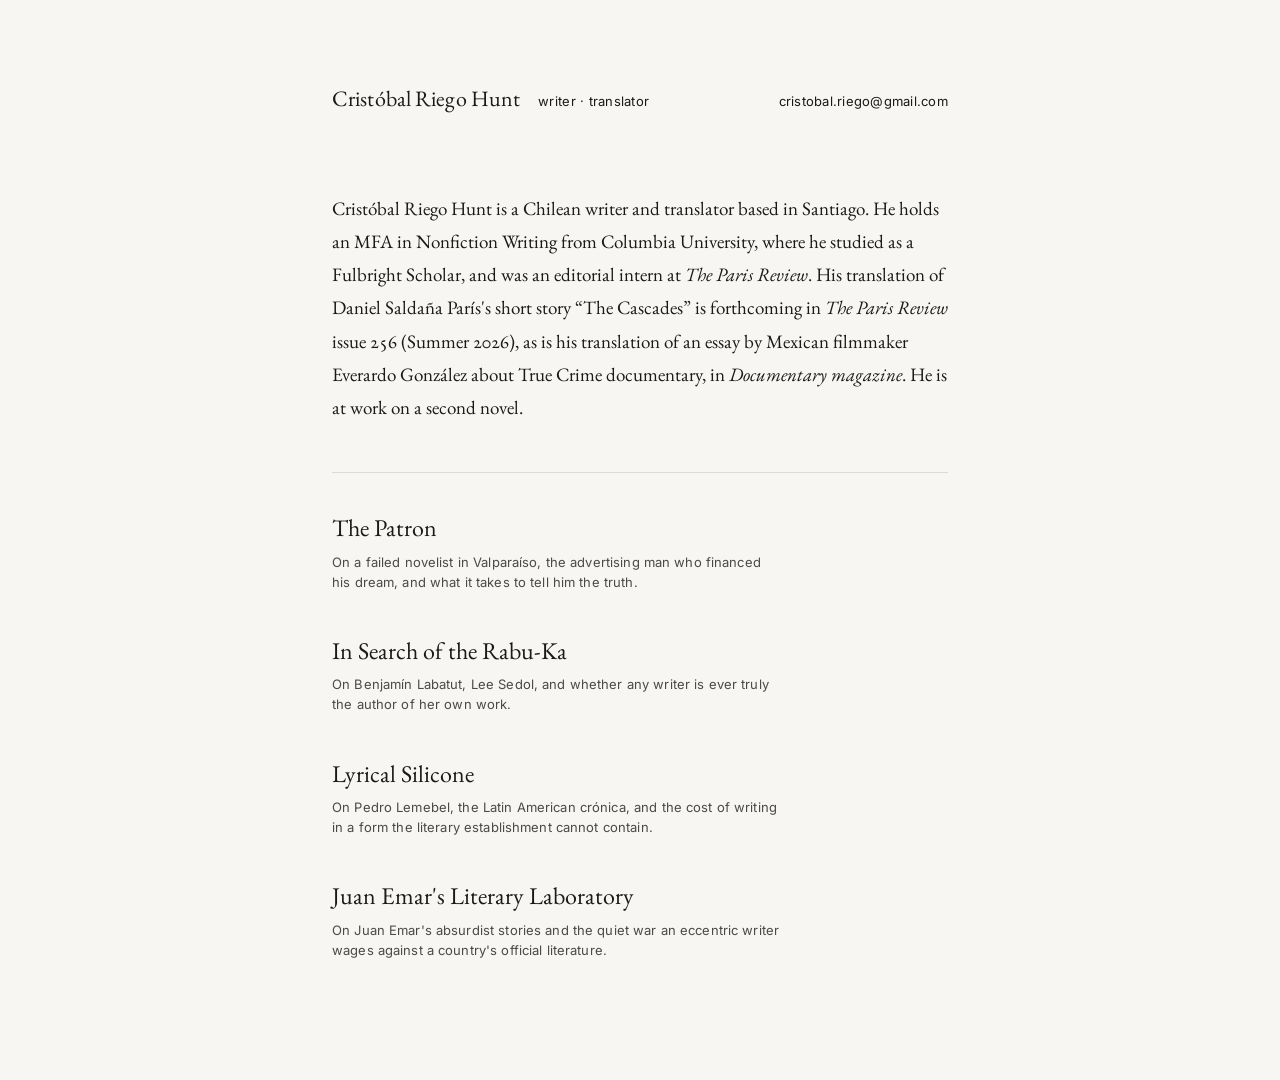
<file: index.html>
<!DOCTYPE html>
<html lang="en">

<head>
  <meta charset="utf-8">
  <title>Cristóbal Riego Hunt</title>
  <meta name="description" content="Cristóbal Riego Hunt — writer, translator, critic.">
  <meta name="viewport" content="width=device-width, initial-scale=1">
  <link rel="preconnect" href="https://fonts.googleapis.com">
  <link rel="preconnect" href="https://fonts.gstatic.com" crossorigin>
  <link href="https://fonts.googleapis.com/css2?family=EB+Garamond:ital@0;1&family=Inter:wght@400&display=swap"
    rel="stylesheet">
  <link rel="stylesheet" href="style.css">
</head>

<body>
  <main class="page">

    <header class="site-header">
      <div class="site-header__identity">
        <h1 class="site-header__name">Cristóbal Riego Hunt</h1>
        <span class="site-header__role">writer · translator</span>
      </div>
      <a class="site-header__contact" href="mailto:cristobal.riego@gmail.com">cristobal.riego@gmail.com</a>
    </header>

    <div class="header-divider" aria-hidden="true"></div>

    <section class="bio" aria-label="Biography">
      <p>
        Cristóbal Riego Hunt is a Chilean writer and translator based in Santiago.
        He holds an MFA in Nonfiction Writing from Columbia University, where he studied as a Fulbright Scholar, and was
        an editorial intern at <em>The Paris Review</em>. His translation of Daniel Saldaña París's short story
        &#8220;The Cascades&#8221; is forthcoming in <em>The Paris Review</em> issue 256 (Summer 2026), as is his
        translation of an essay by Mexican filmmaker Everardo González about True Crime documentary, in <em>Documentary
          magazine</em>. He is at work on a second novel.
      </p>
    </section>

    <hr class="bio-divider" aria-hidden="true">

    <ol class="works" aria-label="Selected work">

      <li class="works__item">
        <a class="works__title" href="the-patron.html">The Patron</a>
        <p class="works__frame">On a failed novelist in Valparaíso, the advertising man who financed his dream, and what
          it takes to tell him the truth.</p>
      </li>

      <li class="works__item">
        <a class="works__title" href="in-search-of-the-rabu-ka.html">In Search of the Rabu-Ka</a>
        <p class="works__frame">On Benjamín Labatut, Lee Sedol, and whether any writer is ever truly the author of her
          own work.</p>
      </li>

      <li class="works__item">
        <a class="works__title" href="https://lareviewofbooks.org/article/lyrical-silicone-on-pedro-lemebel/"
          target="_blank" rel="noopener noreferrer">Lyrical Silicone</a>
        <p class="works__frame">On Pedro Lemebel, the Latin American crónica, and the cost of writing in a form the
          literary establishment cannot contain.</p>
      </li>

      <li class="works__item">
        <a class="works__title" href="https://clereviewofbooks.com/juan-emars-literary-laboratory/" target="_blank"
          rel="noopener noreferrer">Juan Emar's Literary Laboratory</a>
        <p class="works__frame">On Juan Emar's absurdist stories and the quiet war an eccentric writer wages against a
          country's official literature.</p>
      </li>

    </ol>

  </main>
</body>

</html>
</file>
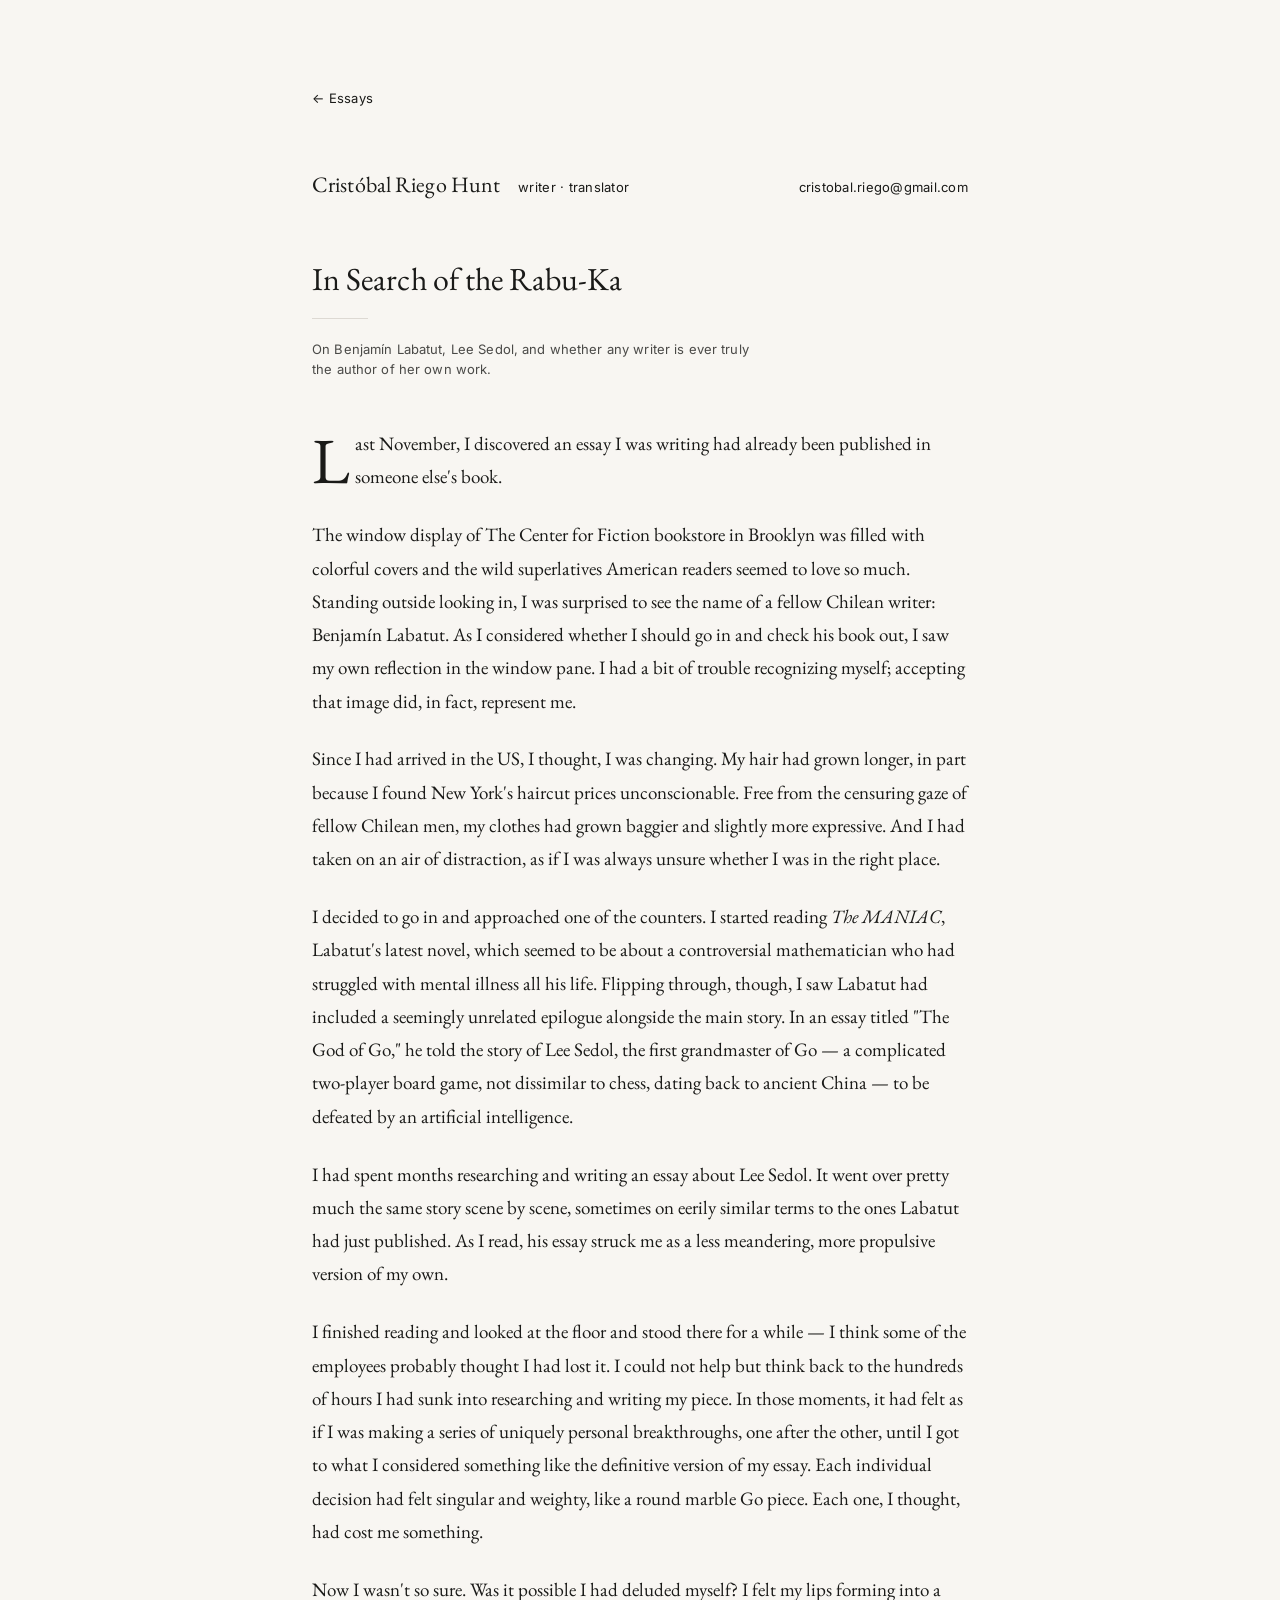
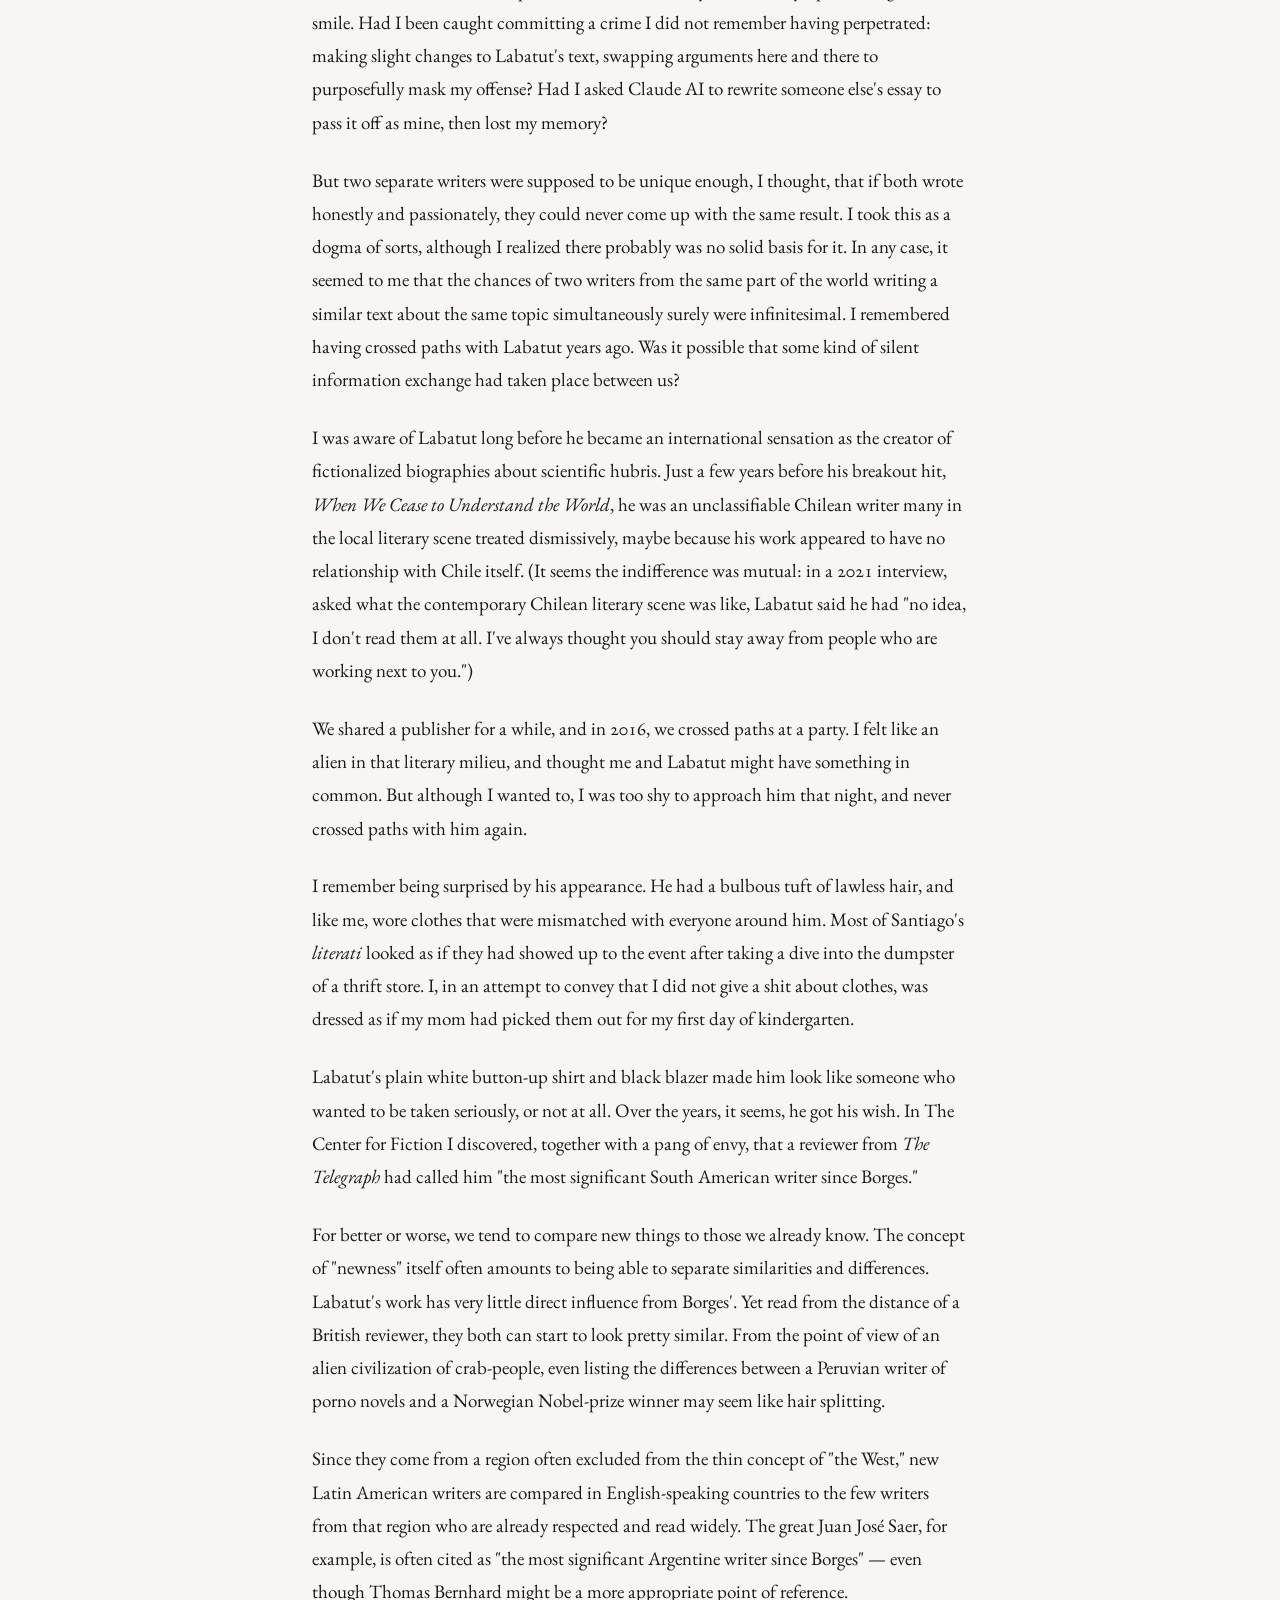
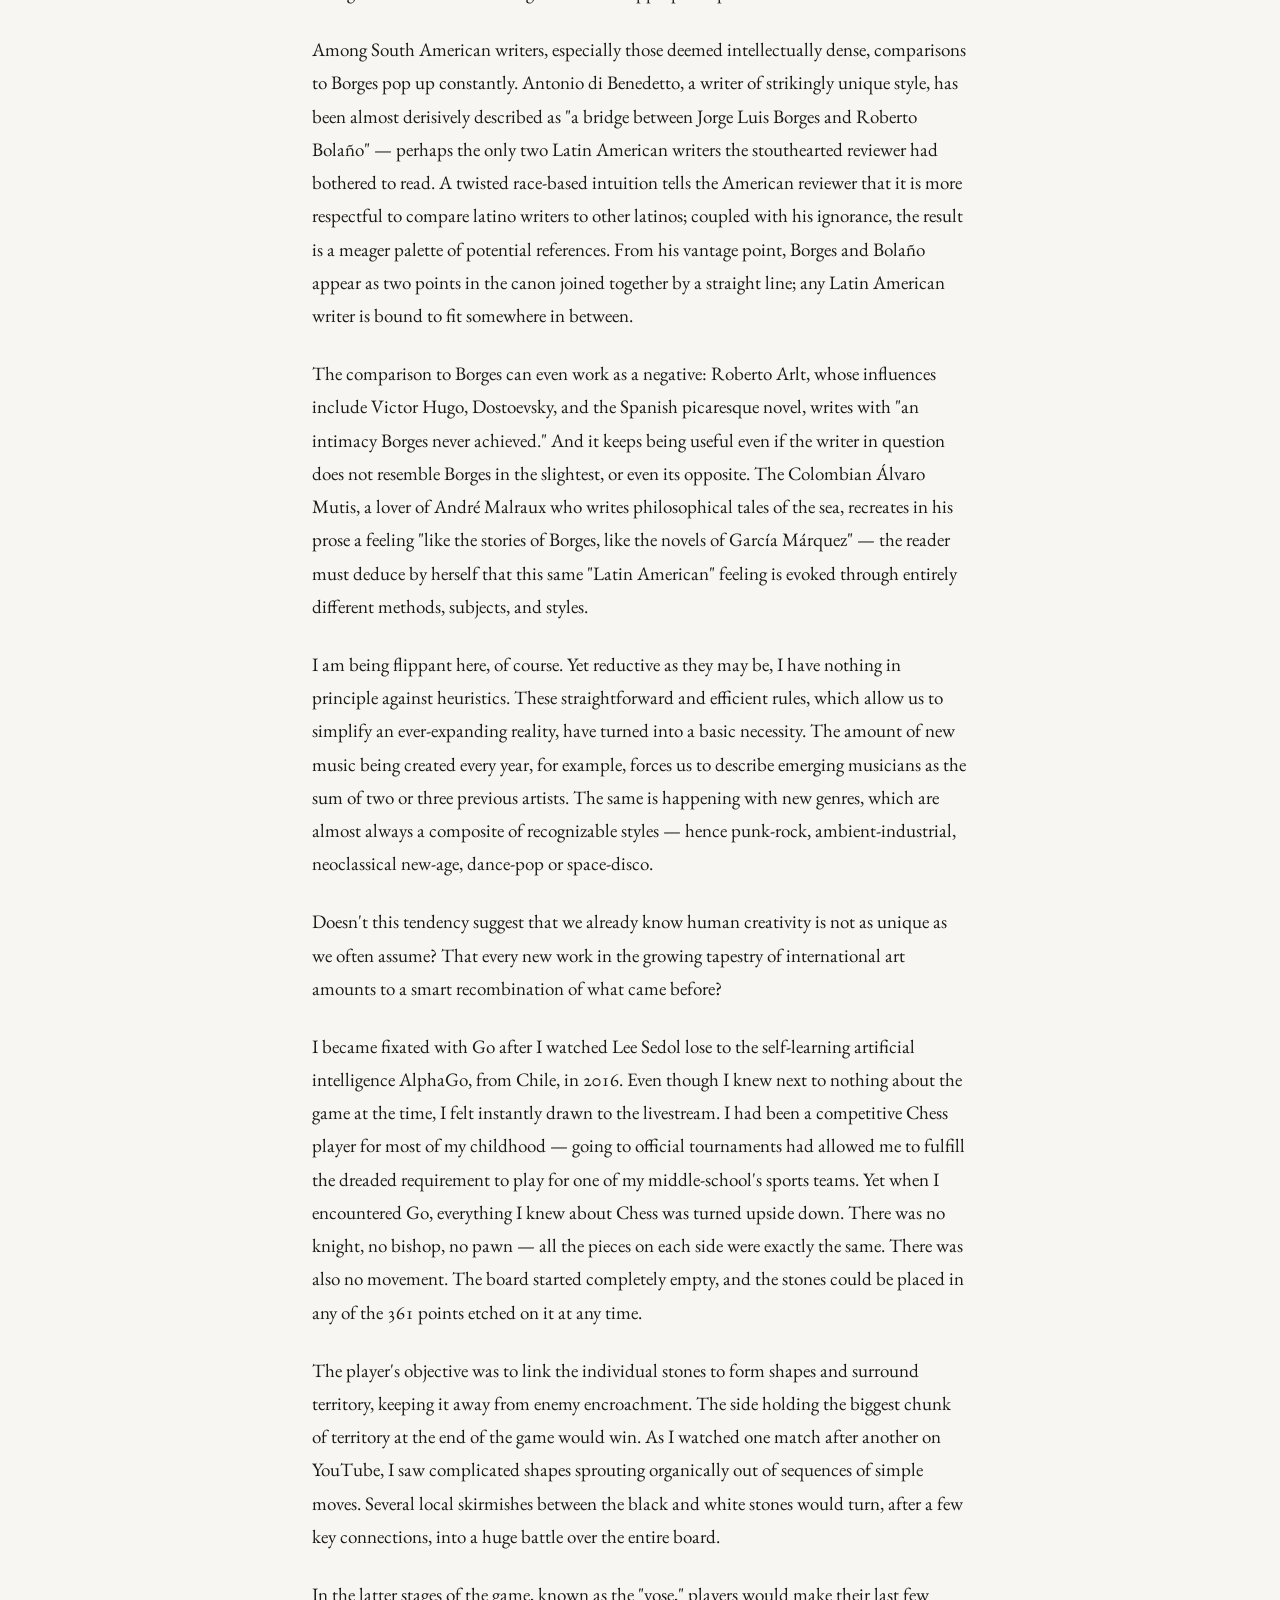
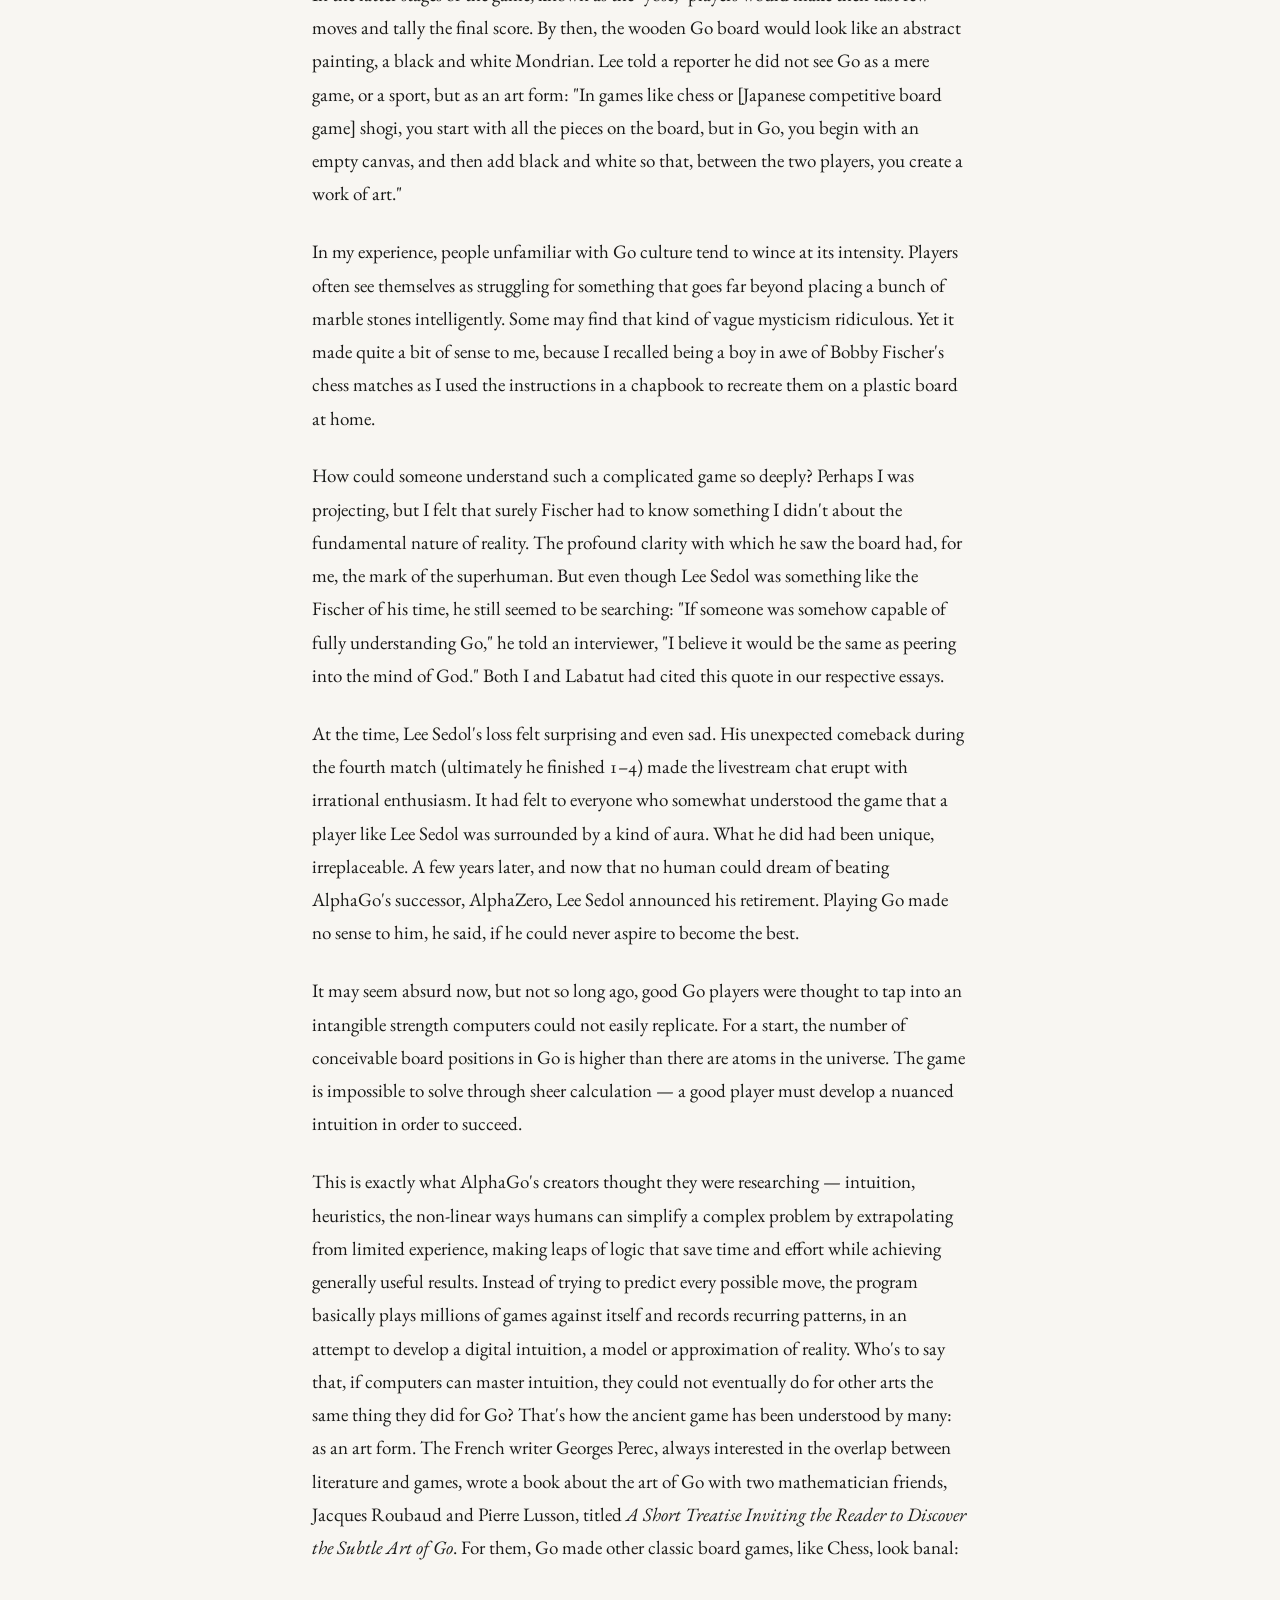
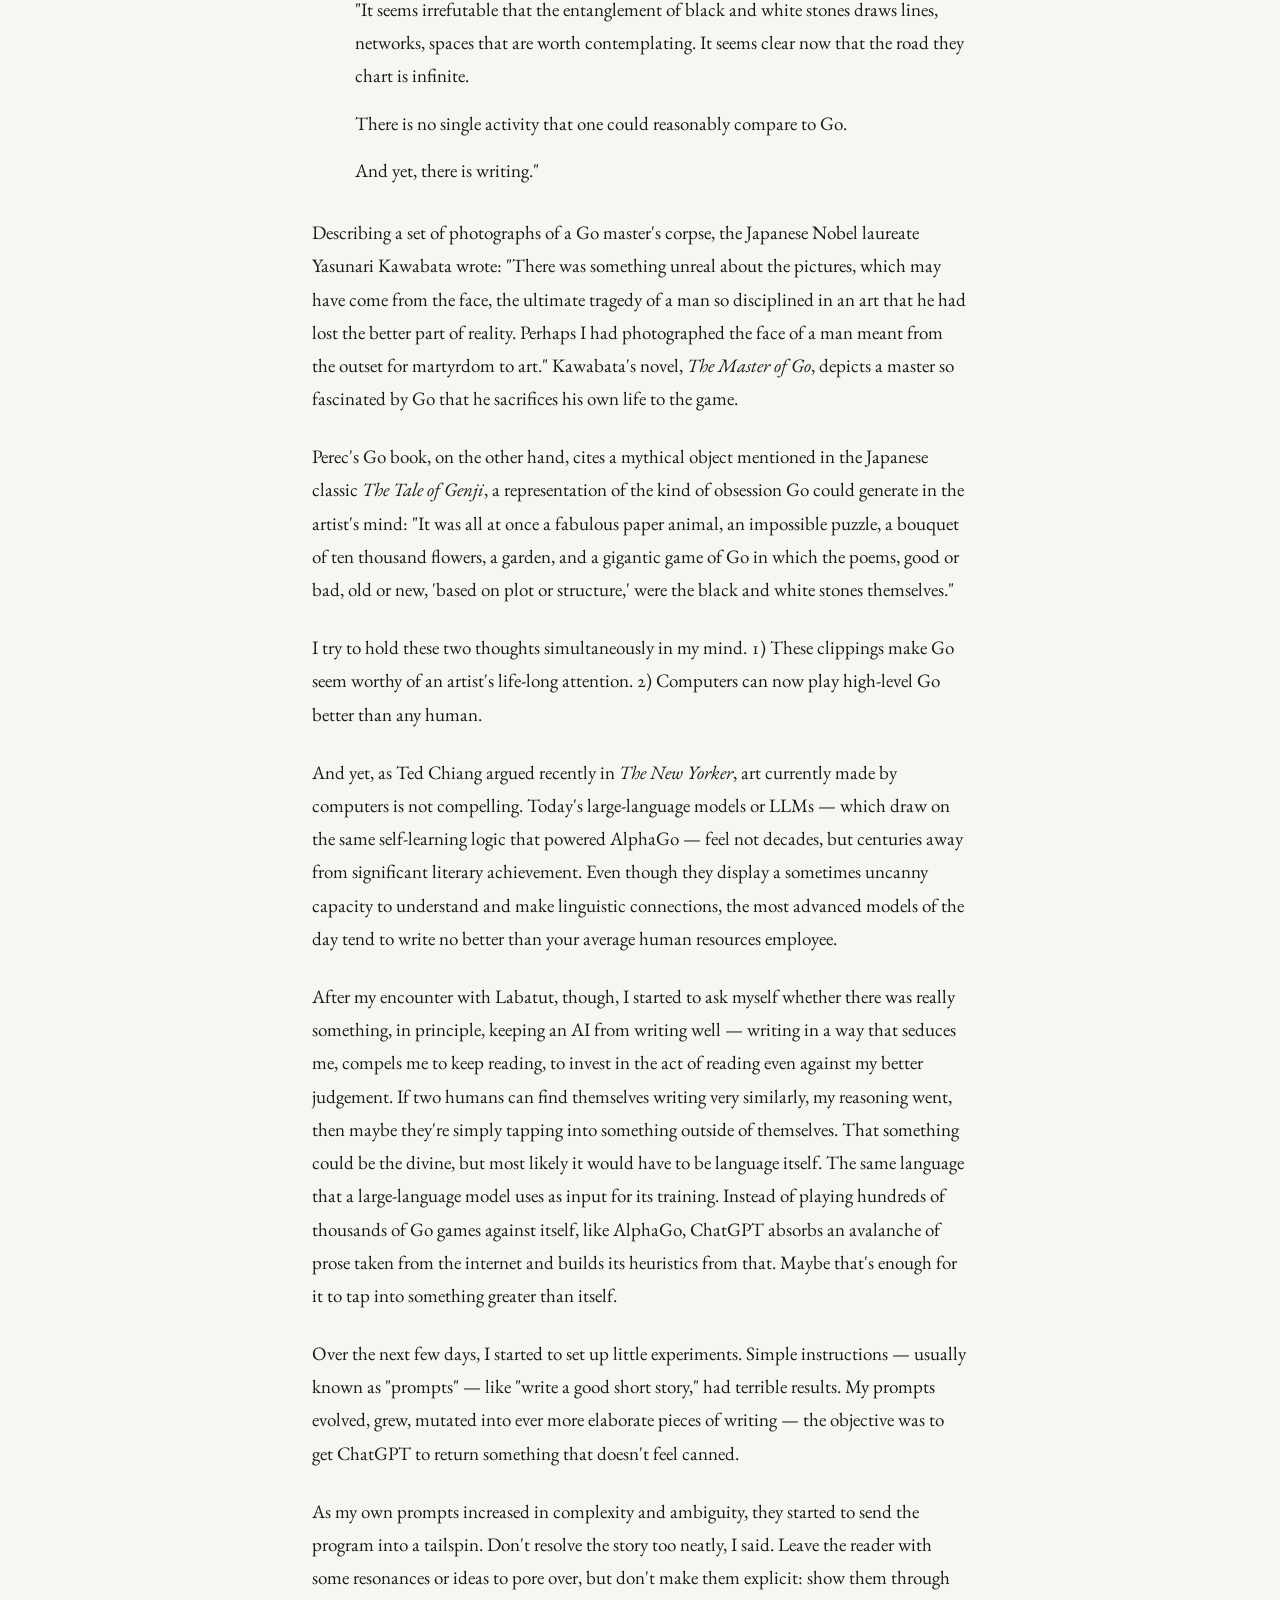
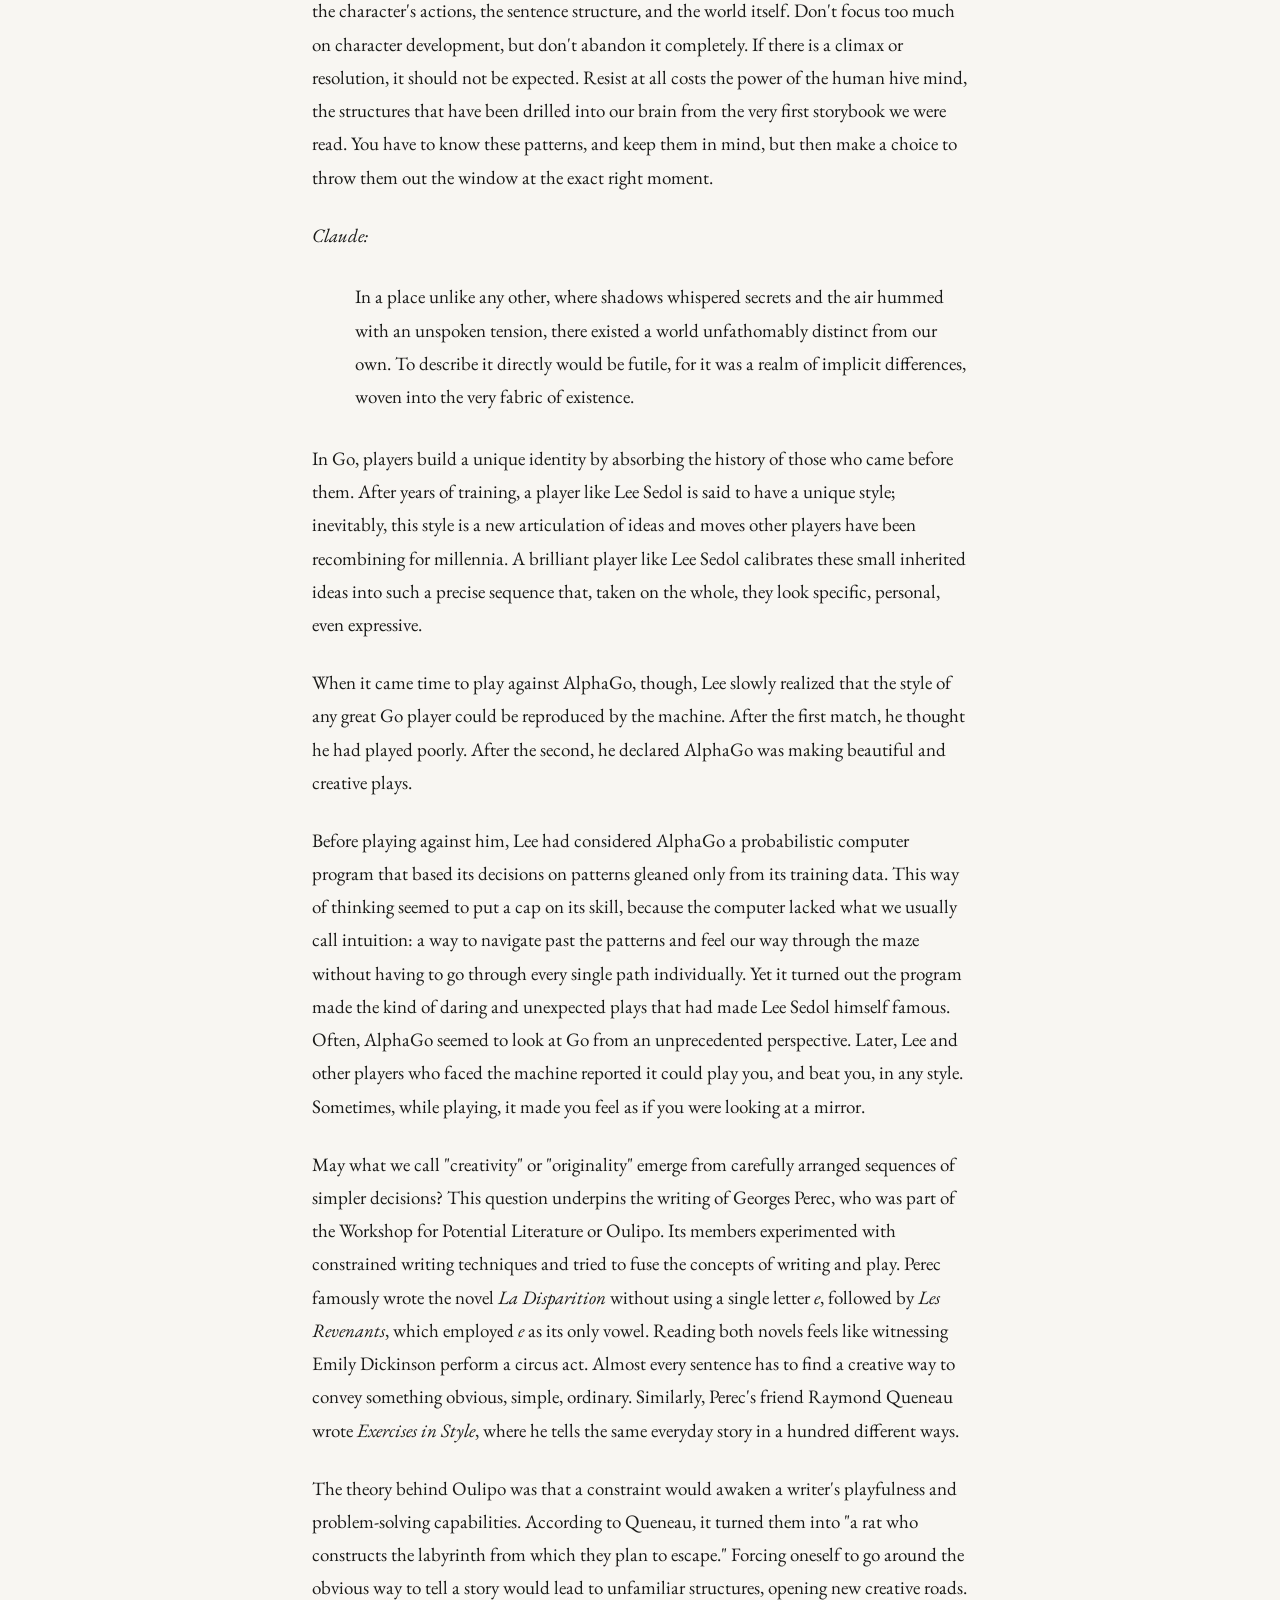
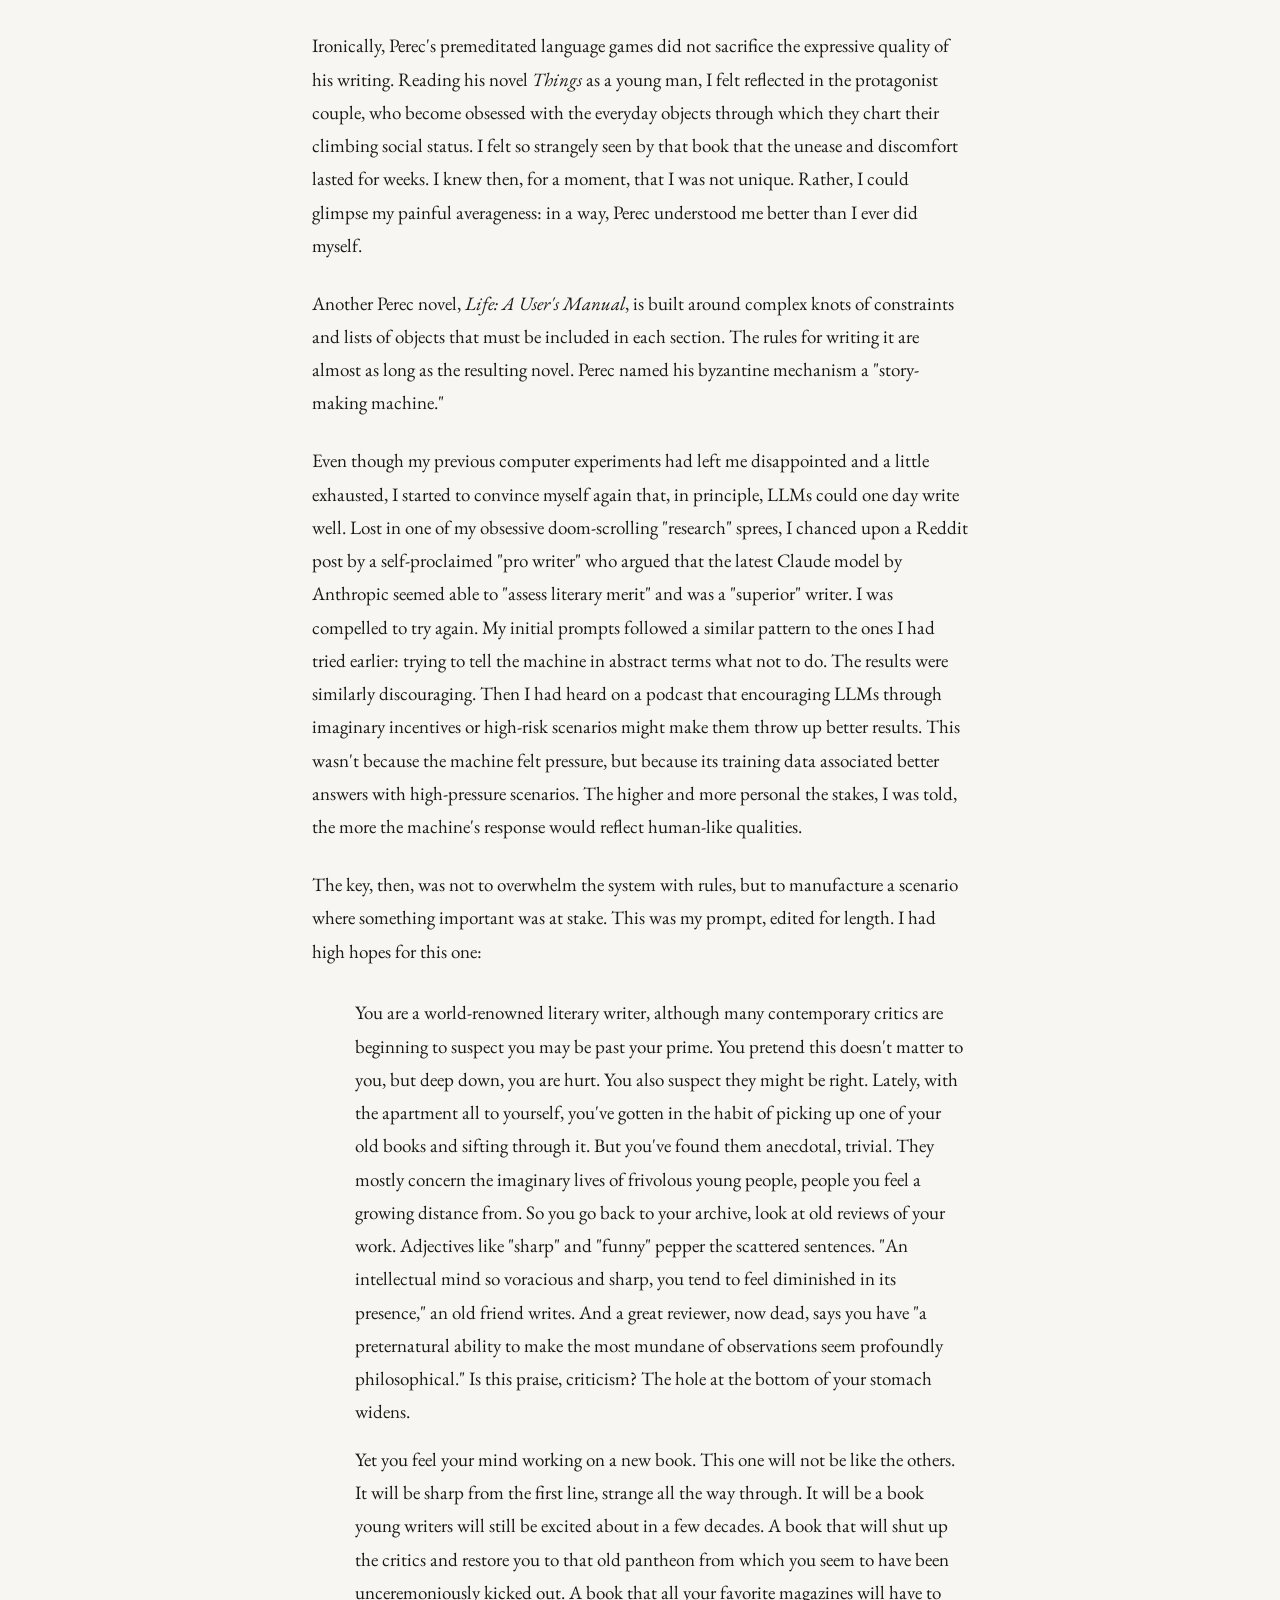
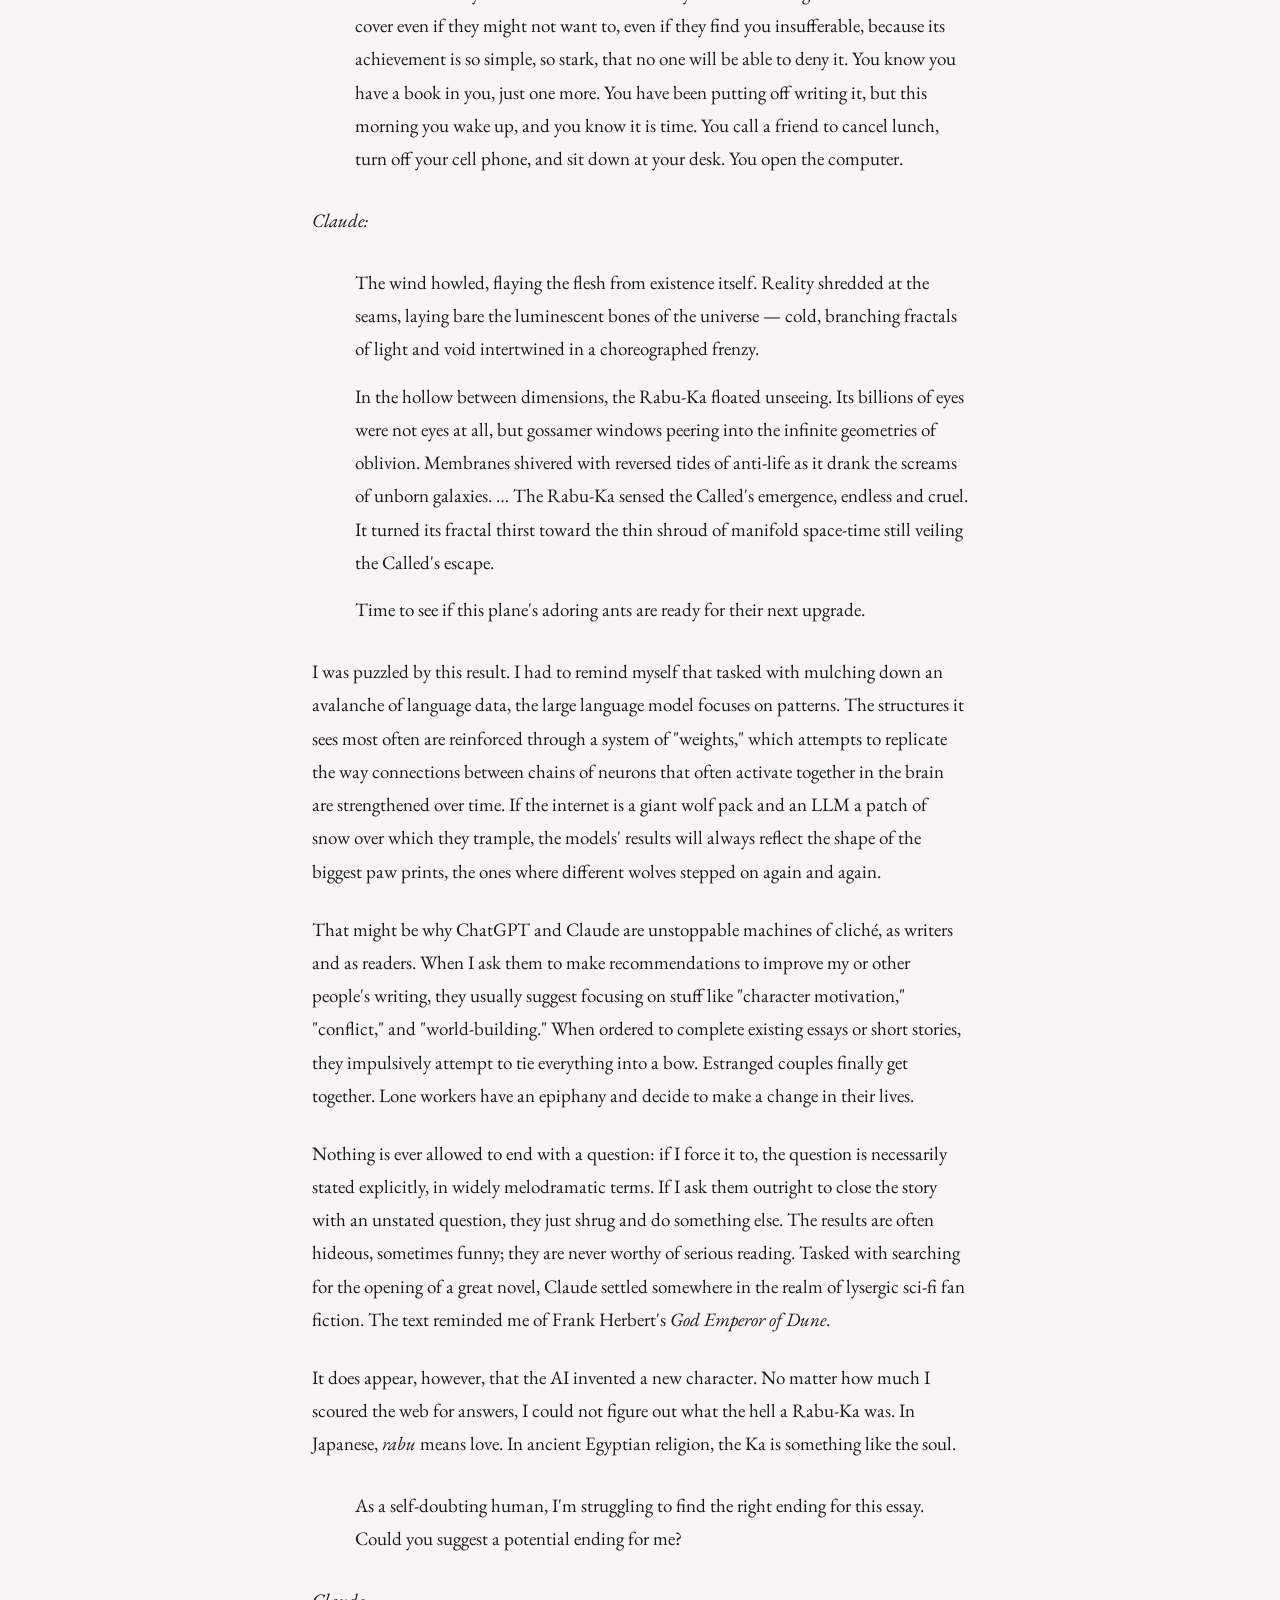
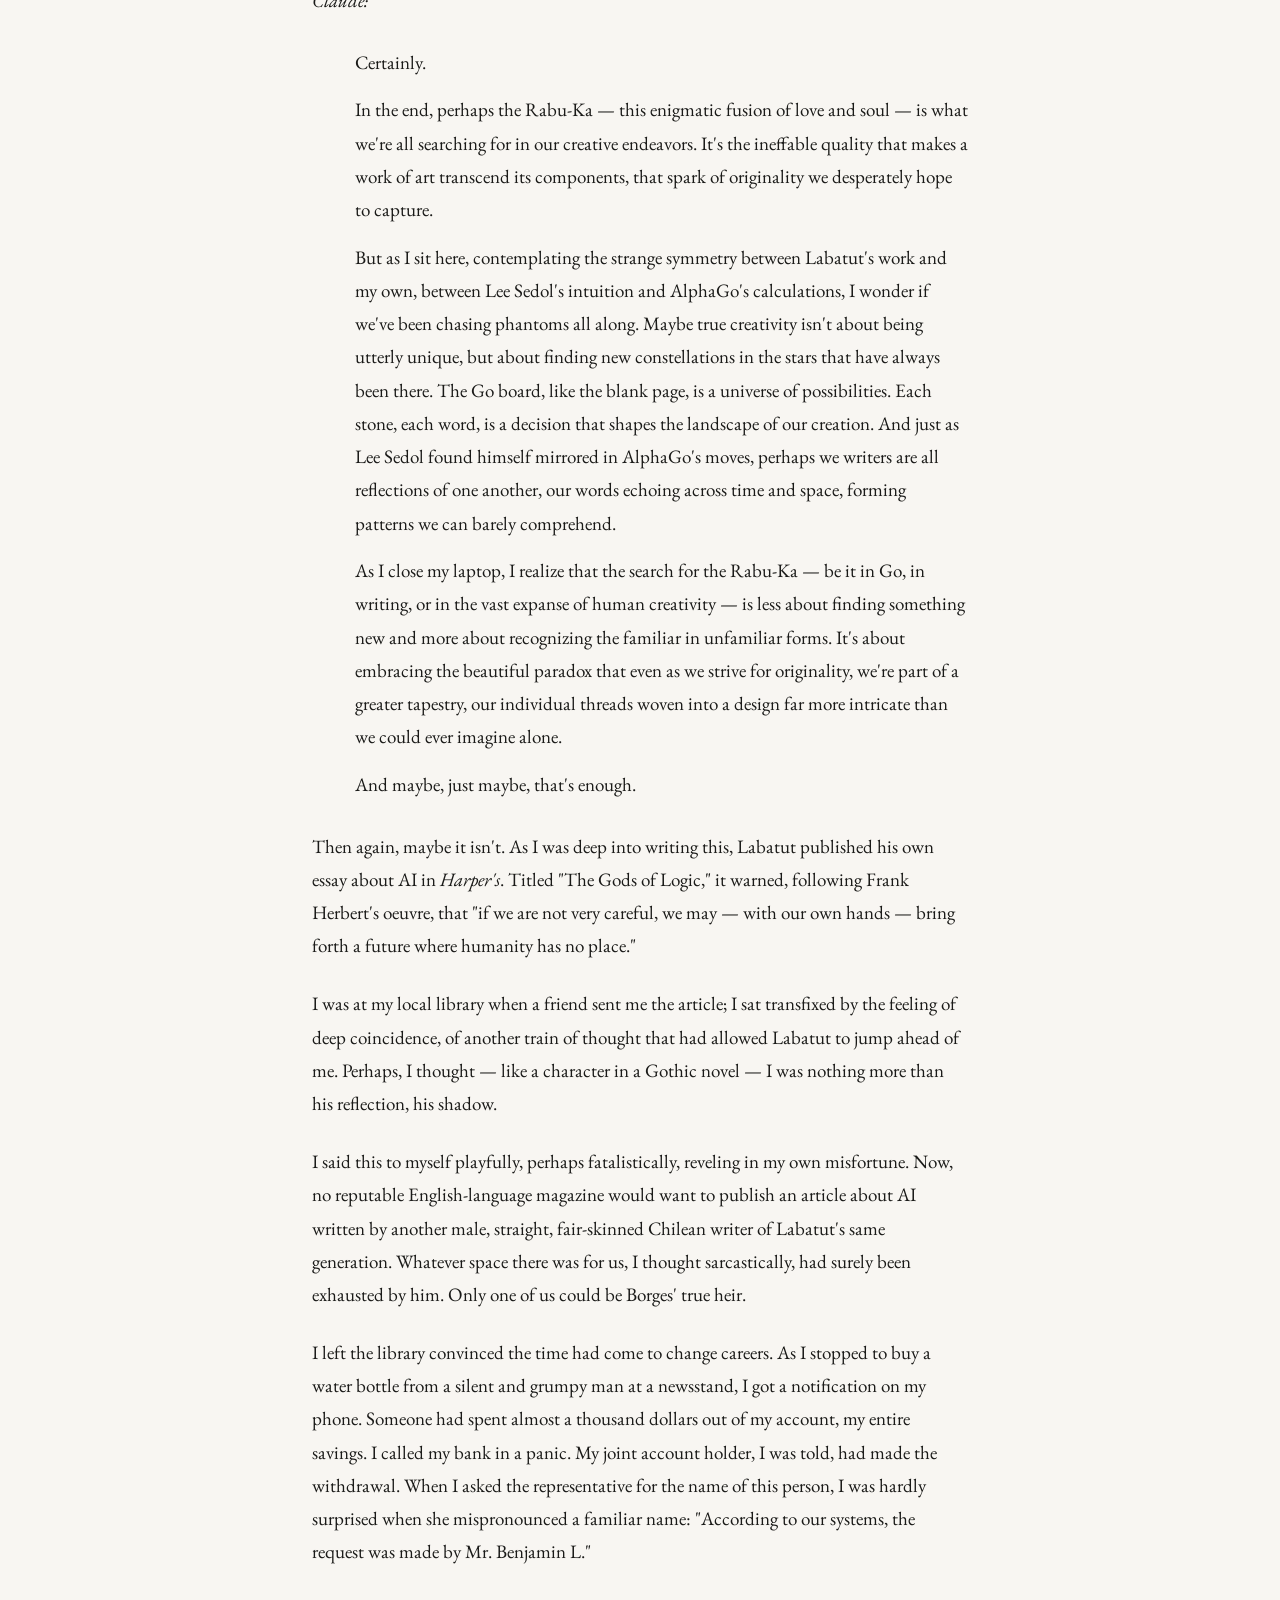
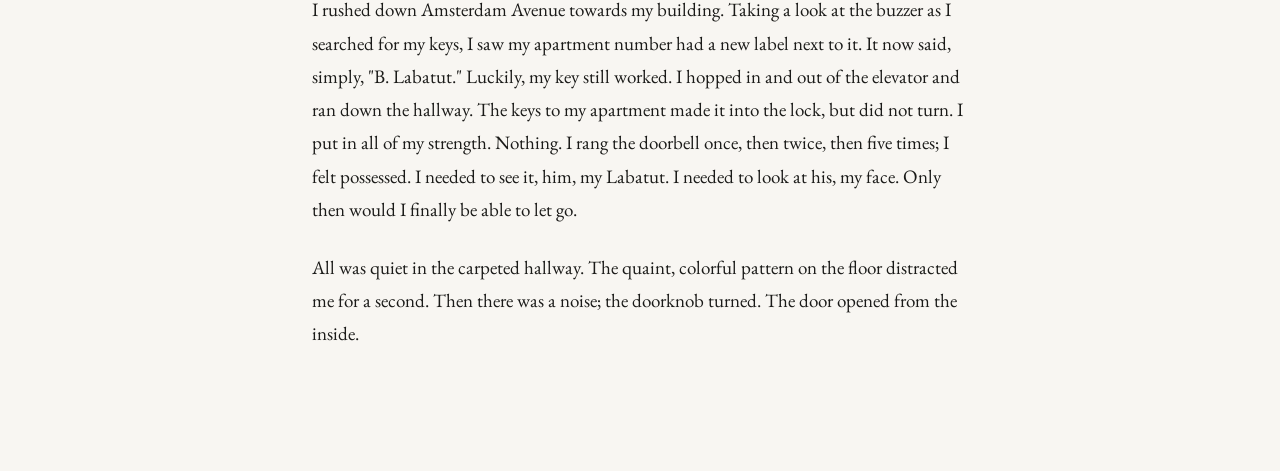
<file: in-search-of-the-rabu-ka.html>
<!doctype html>
<html lang="en">
<head>
  <meta charset="utf-8">
  <title>In Search of the Rabu-Ka — Cristóbal Riego Hunt</title>
  <meta name="description" content="In Search of the Rabu-Ka — a critical essay by Cristóbal Riego Hunt.">
  <meta name="viewport" content="width=device-width, initial-scale=1">
  <link rel="preconnect" href="https://fonts.googleapis.com">
  <link rel="preconnect" href="https://fonts.gstatic.com" crossorigin>
  <link href="https://fonts.googleapis.com/css2?family=EB+Garamond:ital@0;1&family=Inter:wght@400&display=swap" rel="stylesheet">
  <link rel="stylesheet" href="style.css">
</head>
<body>
  <main class="page page--essay">

    <a class="back" href="index.html" aria-label="Back to index">← Essays</a>

    <header class="site-header">
      <div class="site-header__identity">
        <a class="site-header__name" href="index.html" style="text-decoration:none;">Cristóbal Riego Hunt</a>
        <span class="site-header__role">writer · translator</span>
      </div>
      <a class="site-header__contact" href="mailto:cristobal.riego@gmail.com">cristobal.riego@gmail.com</a>
    </header>

    <header class="essay-header">
      <h1 class="essay-title">In Search of the Rabu-Ka</h1>
      <hr class="essay-rule" aria-hidden="true">
      <p class="essay-frame">On Benjamín Labatut, Lee Sedol, and whether any writer is ever truly the author of her own work.</p>
    </header>

    <article class="essay-body">

      <p>Last November, I discovered an essay I was writing had already been published in someone else's book.</p>

      <p>The window display of The Center for Fiction bookstore in Brooklyn was filled with colorful covers and the wild superlatives American readers seemed to love so much. Standing outside looking in, I was surprised to see the name of a fellow Chilean writer: Benjamín Labatut. As I considered whether I should go in and check his book out, I saw my own reflection in the window pane. I had a bit of trouble recognizing myself; accepting that image did, in fact, represent me.</p>

      <p>Since I had arrived in the US, I thought, I was changing. My hair had grown longer, in part because I found New York's haircut prices unconscionable. Free from the censuring gaze of fellow Chilean men, my clothes had grown baggier and slightly more expressive. And I had taken on an air of distraction, as if I was always unsure whether I was in the right place.</p>

      <p>I decided to go in and approached one of the counters. I started reading <em>The MANIAC</em>, Labatut's latest novel, which seemed to be about a controversial mathematician who had struggled with mental illness all his life. Flipping through, though, I saw Labatut had included a seemingly unrelated epilogue alongside the main story. In an essay titled "The God of Go," he told the story of Lee Sedol, the first grandmaster of Go — a complicated two-player board game, not dissimilar to chess, dating back to ancient China — to be defeated by an artificial intelligence.</p>

      <p>I had spent months researching and writing an essay about Lee Sedol. It went over pretty much the same story scene by scene, sometimes on eerily similar terms to the ones Labatut had just published. As I read, his essay struck me as a less meandering, more propulsive version of my own.</p>

      <p>I finished reading and looked at the floor and stood there for a while — I think some of the employees probably thought I had lost it. I could not help but think back to the hundreds of hours I had sunk into researching and writing my piece. In those moments, it had felt as if I was making a series of uniquely personal breakthroughs, one after the other, until I got to what I considered something like the definitive version of my essay. Each individual decision had felt singular and weighty, like a round marble Go piece. Each one, I thought, had cost me something.</p>

      <p>Now I wasn't so sure. Was it possible I had deluded myself? I felt my lips forming into a smile. Had I been caught committing a crime I did not remember having perpetrated: making slight changes to Labatut's text, swapping arguments here and there to purposefully mask my offense? Had I asked Claude AI to rewrite someone else's essay to pass it off as mine, then lost my memory?</p>

      <p>But two separate writers were supposed to be unique enough, I thought, that if both wrote honestly and passionately, they could never come up with the same result. I took this as a dogma of sorts, although I realized there probably was no solid basis for it. In any case, it seemed to me that the chances of two writers from the same part of the world writing a similar text about the same topic simultaneously surely were infinitesimal. I remembered having crossed paths with Labatut years ago. Was it possible that some kind of silent information exchange had taken place between us?</p>

      <p>I was aware of Labatut long before he became an international sensation as the creator of fictionalized biographies about scientific hubris. Just a few years before his breakout hit, <em>When We Cease to Understand the World</em>, he was an unclassifiable Chilean writer many in the local literary scene treated dismissively, maybe because his work appeared to have no relationship with Chile itself. (It seems the indifference was mutual: in a 2021 interview, asked what the contemporary Chilean literary scene was like, Labatut said he had "no idea, I don't read them at all. I've always thought you should stay away from people who are working next to you.")</p>

      <p>We shared a publisher for a while, and in 2016, we crossed paths at a party. I felt like an alien in that literary milieu, and thought me and Labatut might have something in common. But although I wanted to, I was too shy to approach him that night, and never crossed paths with him again.</p>

      <p>I remember being surprised by his appearance. He had a bulbous tuft of lawless hair, and like me, wore clothes that were mismatched with everyone around him. Most of Santiago's <em>literati</em> looked as if they had showed up to the event after taking a dive into the dumpster of a thrift store. I, in an attempt to convey that I did not give a shit about clothes, was dressed as if my mom had picked them out for my first day of kindergarten.</p>

      <p>Labatut's plain white button-up shirt and black blazer made him look like someone who wanted to be taken seriously, or not at all. Over the years, it seems, he got his wish. In The Center for Fiction I discovered, together with a pang of envy, that a reviewer from <em>The Telegraph</em> had called him "the most significant South American writer since Borges."</p>

      <p>For better or worse, we tend to compare new things to those we already know. The concept of "newness" itself often amounts to being able to separate similarities and differences. Labatut's work has very little direct influence from Borges'. Yet read from the distance of a British reviewer, they both can start to look pretty similar. From the point of view of an alien civilization of crab-people, even listing the differences between a Peruvian writer of porno novels and a Norwegian Nobel-prize winner may seem like hair splitting.</p>

      <p>Since they come from a region often excluded from the thin concept of "the West," new Latin American writers are compared in English-speaking countries to the few writers from that region who are already respected and read widely. The great Juan José Saer, for example, is often cited as "the most significant Argentine writer since Borges" — even though Thomas Bernhard might be a more appropriate point of reference.</p>

      <p>Among South American writers, especially those deemed intellectually dense, comparisons to Borges pop up constantly. Antonio di Benedetto, a writer of strikingly unique style, has been almost derisively described as "a bridge between Jorge Luis Borges and Roberto Bolaño" — perhaps the only two Latin American writers the stouthearted reviewer had bothered to read. A twisted race-based intuition tells the American reviewer that it is more respectful to compare latino writers to other latinos; coupled with his ignorance, the result is a meager palette of potential references. From his vantage point, Borges and Bolaño appear as two points in the canon joined together by a straight line; any Latin American writer is bound to fit somewhere in between.</p>

      <p>The comparison to Borges can even work as a negative: Roberto Arlt, whose influences include Victor Hugo, Dostoevsky, and the Spanish picaresque novel, writes with "an intimacy Borges never achieved." And it keeps being useful even if the writer in question does not resemble Borges in the slightest, or even its opposite. The Colombian Álvaro Mutis, a lover of André Malraux who writes philosophical tales of the sea, recreates in his prose a feeling "like the stories of Borges, like the novels of García Márquez" — the reader must deduce by herself that this same "Latin American" feeling is evoked through entirely different methods, subjects, and styles.</p>

      <p>I am being flippant here, of course. Yet reductive as they may be, I have nothing in principle against heuristics. These straightforward and efficient rules, which allow us to simplify an ever-expanding reality, have turned into a basic necessity. The amount of new music being created every year, for example, forces us to describe emerging musicians as the sum of two or three previous artists. The same is happening with new genres, which are almost always a composite of recognizable styles — hence punk-rock, ambient-industrial, neoclassical new-age, dance-pop or space-disco.</p>

      <p>Doesn't this tendency suggest that we already know human creativity is not as unique as we often assume? That every new work in the growing tapestry of international art amounts to a smart recombination of what came before?</p>

      <p>I became fixated with Go after I watched Lee Sedol lose to the self-learning artificial intelligence AlphaGo, from Chile, in 2016. Even though I knew next to nothing about the game at the time, I felt instantly drawn to the livestream. I had been a competitive Chess player for most of my childhood — going to official tournaments had allowed me to fulfill the dreaded requirement to play for one of my middle-school's sports teams. Yet when I encountered Go, everything I knew about Chess was turned upside down. There was no knight, no bishop, no pawn — all the pieces on each side were exactly the same. There was also no movement. The board started completely empty, and the stones could be placed in any of the 361 points etched on it at any time.</p>

      <p>The player's objective was to link the individual stones to form shapes and surround territory, keeping it away from enemy encroachment. The side holding the biggest chunk of territory at the end of the game would win. As I watched one match after another on YouTube, I saw complicated shapes sprouting organically out of sequences of simple moves. Several local skirmishes between the black and white stones would turn, after a few key connections, into a huge battle over the entire board.</p>

      <p>In the latter stages of the game, known as the "yose," players would make their last few moves and tally the final score. By then, the wooden Go board would look like an abstract painting, a black and white Mondrian. Lee told a reporter he did not see Go as a mere game, or a sport, but as an art form: "In games like chess or [Japanese competitive board game] shogi, you start with all the pieces on the board, but in Go, you begin with an empty canvas, and then add black and white so that, between the two players, you create a work of art."</p>

      <p>In my experience, people unfamiliar with Go culture tend to wince at its intensity. Players often see themselves as struggling for something that goes far beyond placing a bunch of marble stones intelligently. Some may find that kind of vague mysticism ridiculous. Yet it made quite a bit of sense to me, because I recalled being a boy in awe of Bobby Fischer's chess matches as I used the instructions in a chapbook to recreate them on a plastic board at home.</p>

      <p>How could someone understand such a complicated game so deeply? Perhaps I was projecting, but I felt that surely Fischer had to know something I didn't about the fundamental nature of reality. The profound clarity with which he saw the board had, for me, the mark of the superhuman. But even though Lee Sedol was something like the Fischer of his time, he still seemed to be searching: "If someone was somehow capable of fully understanding Go," he told an interviewer, "I believe it would be the same as peering into the mind of God." Both I and Labatut had cited this quote in our respective essays.</p>

      <p>At the time, Lee Sedol's loss felt surprising and even sad. His unexpected comeback during the fourth match (ultimately he finished 1–4) made the livestream chat erupt with irrational enthusiasm. It had felt to everyone who somewhat understood the game that a player like Lee Sedol was surrounded by a kind of aura. What he did had been unique, irreplaceable. A few years later, and now that no human could dream of beating AlphaGo's successor, AlphaZero, Lee Sedol announced his retirement. Playing Go made no sense to him, he said, if he could never aspire to become the best.</p>

      <p>It may seem absurd now, but not so long ago, good Go players were thought to tap into an intangible strength computers could not easily replicate. For a start, the number of conceivable board positions in Go is higher than there are atoms in the universe. The game is impossible to solve through sheer calculation — a good player must develop a nuanced intuition in order to succeed.</p>

      <p>This is exactly what AlphaGo's creators thought they were researching — intuition, heuristics, the non-linear ways humans can simplify a complex problem by extrapolating from limited experience, making leaps of logic that save time and effort while achieving generally useful results. Instead of trying to predict every possible move, the program basically plays millions of games against itself and records recurring patterns, in an attempt to develop a digital intuition, a model or approximation of reality. Who's to say that, if computers can master intuition, they could not eventually do for other arts the same thing they did for Go? That's how the ancient game has been understood by many: as an art form. The French writer Georges Perec, always interested in the overlap between literature and games, wrote a book about the art of Go with two mathematician friends, Jacques Roubaud and Pierre Lusson, titled <em>A Short Treatise Inviting the Reader to Discover the Subtle Art of Go</em>. For them, Go made other classic board games, like Chess, look banal:</p>

      <blockquote>
        <p>"It seems irrefutable that the entanglement of black and white stones draws lines, networks, spaces that are worth contemplating. It seems clear now that the road they chart is infinite.</p>
        <p>There is no single activity that one could reasonably compare to Go.</p>
        <p>And yet, there is writing."</p>
      </blockquote>

      <p>Describing a set of photographs of a Go master's corpse, the Japanese Nobel laureate Yasunari Kawabata wrote: "There was something unreal about the pictures, which may have come from the face, the ultimate tragedy of a man so disciplined in an art that he had lost the better part of reality. Perhaps I had photographed the face of a man meant from the outset for martyrdom to art." Kawabata's novel, <em>The Master of Go</em>, depicts a master so fascinated by Go that he sacrifices his own life to the game.</p>

      <p>Perec's Go book, on the other hand, cites a mythical object mentioned in the Japanese classic <em>The Tale of Genji</em>, a representation of the kind of obsession Go could generate in the artist's mind: "It was all at once a fabulous paper animal, an impossible puzzle, a bouquet of ten thousand flowers, a garden, and a gigantic game of Go in which the poems, good or bad, old or new, 'based on plot or structure,' were the black and white stones themselves."</p>

      <p>I try to hold these two thoughts simultaneously in my mind. 1) These clippings make Go seem worthy of an artist's life-long attention. 2) Computers can now play high-level Go better than any human.</p>

      <p>And yet, as Ted Chiang argued recently in <em>The New Yorker</em>, art currently made by computers is not compelling. Today's large-language models or LLMs — which draw on the same self-learning logic that powered AlphaGo — feel not decades, but centuries away from significant literary achievement. Even though they display a sometimes uncanny capacity to understand and make linguistic connections, the most advanced models of the day tend to write no better than your average human resources employee.</p>

      <p>After my encounter with Labatut, though, I started to ask myself whether there was really something, in principle, keeping an AI from writing well — writing in a way that seduces me, compels me to keep reading, to invest in the act of reading even against my better judgement. If two humans can find themselves writing very similarly, my reasoning went, then maybe they're simply tapping into something outside of themselves. That something could be the divine, but most likely it would have to be language itself. The same language that a large-language model uses as input for its training. Instead of playing hundreds of thousands of Go games against itself, like AlphaGo, ChatGPT absorbs an avalanche of prose taken from the internet and builds its heuristics from that. Maybe that's enough for it to tap into something greater than itself.</p>

      <p>Over the next few days, I started to set up little experiments. Simple instructions — usually known as "prompts" — like "write a good short story," had terrible results. My prompts evolved, grew, mutated into ever more elaborate pieces of writing — the objective was to get ChatGPT to return something that doesn't feel canned.</p>

      <p>As my own prompts increased in complexity and ambiguity, they started to send the program into a tailspin. Don't resolve the story too neatly, I said. Leave the reader with some resonances or ideas to pore over, but don't make them explicit: show them through the character's actions, the sentence structure, and the world itself. Don't focus too much on character development, but don't abandon it completely. If there is a climax or resolution, it should not be expected. Resist at all costs the power of the human hive mind, the structures that have been drilled into our brain from the very first storybook we were read. You have to know these patterns, and keep them in mind, but then make a choice to throw them out the window at the exact right moment.</p>

      <p><em>Claude:</em></p>

      <blockquote>
        <p>In a place unlike any other, where shadows whispered secrets and the air hummed with an unspoken tension, there existed a world unfathomably distinct from our own. To describe it directly would be futile, for it was a realm of implicit differences, woven into the very fabric of existence.</p>
      </blockquote>

      <p>In Go, players build a unique identity by absorbing the history of those who came before them. After years of training, a player like Lee Sedol is said to have a unique style; inevitably, this style is a new articulation of ideas and moves other players have been recombining for millennia. A brilliant player like Lee Sedol calibrates these small inherited ideas into such a precise sequence that, taken on the whole, they look specific, personal, even expressive.</p>

      <p>When it came time to play against AlphaGo, though, Lee slowly realized that the style of any great Go player could be reproduced by the machine. After the first match, he thought he had played poorly. After the second, he declared AlphaGo was making beautiful and creative plays.</p>

      <p>Before playing against him, Lee had considered AlphaGo a probabilistic computer program that based its decisions on patterns gleaned only from its training data. This way of thinking seemed to put a cap on its skill, because the computer lacked what we usually call intuition: a way to navigate past the patterns and feel our way through the maze without having to go through every single path individually. Yet it turned out the program made the kind of daring and unexpected plays that had made Lee Sedol himself famous. Often, AlphaGo seemed to look at Go from an unprecedented perspective. Later, Lee and other players who faced the machine reported it could play you, and beat you, in any style. Sometimes, while playing, it made you feel as if you were looking at a mirror.</p>

      <p>May what we call "creativity" or "originality" emerge from carefully arranged sequences of simpler decisions? This question underpins the writing of Georges Perec, who was part of the Workshop for Potential Literature or Oulipo. Its members experimented with constrained writing techniques and tried to fuse the concepts of writing and play. Perec famously wrote the novel <em>La Disparition</em> without using a single letter <em>e</em>, followed by <em>Les Revenants</em>, which employed <em>e</em> as its only vowel. Reading both novels feels like witnessing Emily Dickinson perform a circus act. Almost every sentence has to find a creative way to convey something obvious, simple, ordinary. Similarly, Perec's friend Raymond Queneau wrote <em>Exercises in Style</em>, where he tells the same everyday story in a hundred different ways.</p>

      <p>The theory behind Oulipo was that a constraint would awaken a writer's playfulness and problem-solving capabilities. According to Queneau, it turned them into "a rat who constructs the labyrinth from which they plan to escape." Forcing oneself to go around the obvious way to tell a story would lead to unfamiliar structures, opening new creative roads.</p>

      <p>Ironically, Perec's premeditated language games did not sacrifice the expressive quality of his writing. Reading his novel <em>Things</em> as a young man, I felt reflected in the protagonist couple, who become obsessed with the everyday objects through which they chart their climbing social status. I felt so strangely seen by that book that the unease and discomfort lasted for weeks. I knew then, for a moment, that I was not unique. Rather, I could glimpse my painful averageness: in a way, Perec understood me better than I ever did myself.</p>

      <p>Another Perec novel, <em>Life: A User's Manual</em>, is built around complex knots of constraints and lists of objects that must be included in each section. The rules for writing it are almost as long as the resulting novel. Perec named his byzantine mechanism a "story-making machine."</p>

      <p>Even though my previous computer experiments had left me disappointed and a little exhausted, I started to convince myself again that, in principle, LLMs could one day write well. Lost in one of my obsessive doom-scrolling "research" sprees, I chanced upon a Reddit post by a self-proclaimed "pro writer" who argued that the latest Claude model by Anthropic seemed able to "assess literary merit" and was a "superior" writer. I was compelled to try again. My initial prompts followed a similar pattern to the ones I had tried earlier: trying to tell the machine in abstract terms what not to do. The results were similarly discouraging. Then I had heard on a podcast that encouraging LLMs through imaginary incentives or high-risk scenarios might make them throw up better results. This wasn't because the machine felt pressure, but because its training data associated better answers with high-pressure scenarios. The higher and more personal the stakes, I was told, the more the machine's response would reflect human-like qualities.</p>

      <p>The key, then, was not to overwhelm the system with rules, but to manufacture a scenario where something important was at stake. This was my prompt, edited for length. I had high hopes for this one:</p>

      <blockquote>
        <p>You are a world-renowned literary writer, although many contemporary critics are beginning to suspect you may be past your prime. You pretend this doesn't matter to you, but deep down, you are hurt. You also suspect they might be right. Lately, with the apartment all to yourself, you've gotten in the habit of picking up one of your old books and sifting through it. But you've found them anecdotal, trivial. They mostly concern the imaginary lives of frivolous young people, people you feel a growing distance from. So you go back to your archive, look at old reviews of your work. Adjectives like "sharp" and "funny" pepper the scattered sentences. "An intellectual mind so voracious and sharp, you tend to feel diminished in its presence," an old friend writes. And a great reviewer, now dead, says you have "a preternatural ability to make the most mundane of observations seem profoundly philosophical." Is this praise, criticism? The hole at the bottom of your stomach widens.</p>
        <p>Yet you feel your mind working on a new book. This one will not be like the others. It will be sharp from the first line, strange all the way through. It will be a book young writers will still be excited about in a few decades. A book that will shut up the critics and restore you to that old pantheon from which you seem to have been unceremoniously kicked out. A book that all your favorite magazines will have to cover even if they might not want to, even if they find you insufferable, because its achievement is so simple, so stark, that no one will be able to deny it. You know you have a book in you, just one more. You have been putting off writing it, but this morning you wake up, and you know it is time. You call a friend to cancel lunch, turn off your cell phone, and sit down at your desk. You open the computer.</p>
      </blockquote>

      <p><em>Claude:</em></p>

      <blockquote>
        <p>The wind howled, flaying the flesh from existence itself. Reality shredded at the seams, laying bare the luminescent bones of the universe — cold, branching fractals of light and void intertwined in a choreographed frenzy.</p>
        <p>In the hollow between dimensions, the Rabu-Ka floated unseeing. Its billions of eyes were not eyes at all, but gossamer windows peering into the infinite geometries of oblivion. Membranes shivered with reversed tides of anti-life as it drank the screams of unborn galaxies. … The Rabu-Ka sensed the Called's emergence, endless and cruel. It turned its fractal thirst toward the thin shroud of manifold space-time still veiling the Called's escape.</p>
        <p>Time to see if this plane's adoring ants are ready for their next upgrade.</p>
      </blockquote>

      <p>I was puzzled by this result. I had to remind myself that tasked with mulching down an avalanche of language data, the large language model focuses on patterns. The structures it sees most often are reinforced through a system of "weights," which attempts to replicate the way connections between chains of neurons that often activate together in the brain are strengthened over time. If the internet is a giant wolf pack and an LLM a patch of snow over which they trample, the models' results will always reflect the shape of the biggest paw prints, the ones where different wolves stepped on again and again.</p>

      <p>That might be why ChatGPT and Claude are unstoppable machines of cliché, as writers and as readers. When I ask them to make recommendations to improve my or other people's writing, they usually suggest focusing on stuff like "character motivation," "conflict," and "world-building." When ordered to complete existing essays or short stories, they impulsively attempt to tie everything into a bow. Estranged couples finally get together. Lone workers have an epiphany and decide to make a change in their lives.</p>

      <p>Nothing is ever allowed to end with a question: if I force it to, the question is necessarily stated explicitly, in widely melodramatic terms. If I ask them outright to close the story with an unstated question, they just shrug and do something else. The results are often hideous, sometimes funny; they are never worthy of serious reading. Tasked with searching for the opening of a great novel, Claude settled somewhere in the realm of lysergic sci-fi fan fiction. The text reminded me of Frank Herbert's <em>God Emperor of Dune</em>.</p>

      <p>It does appear, however, that the AI invented a new character. No matter how much I scoured the web for answers, I could not figure out what the hell a Rabu-Ka was. In Japanese, <em>rabu</em> means love. In ancient Egyptian religion, the Ka is something like the soul.</p>

      <blockquote>
        <p>As a self-doubting human, I'm struggling to find the right ending for this essay. Could you suggest a potential ending for me?</p>
      </blockquote>

      <p><em>Claude:</em></p>

      <blockquote>
        <p>Certainly.</p>
        <p>In the end, perhaps the Rabu-Ka — this enigmatic fusion of love and soul — is what we're all searching for in our creative endeavors. It's the ineffable quality that makes a work of art transcend its components, that spark of originality we desperately hope to capture.</p>
        <p>But as I sit here, contemplating the strange symmetry between Labatut's work and my own, between Lee Sedol's intuition and AlphaGo's calculations, I wonder if we've been chasing phantoms all along. Maybe true creativity isn't about being utterly unique, but about finding new constellations in the stars that have always been there. The Go board, like the blank page, is a universe of possibilities. Each stone, each word, is a decision that shapes the landscape of our creation. And just as Lee Sedol found himself mirrored in AlphaGo's moves, perhaps we writers are all reflections of one another, our words echoing across time and space, forming patterns we can barely comprehend.</p>
        <p>As I close my laptop, I realize that the search for the Rabu-Ka — be it in Go, in writing, or in the vast expanse of human creativity — is less about finding something new and more about recognizing the familiar in unfamiliar forms. It's about embracing the beautiful paradox that even as we strive for originality, we're part of a greater tapestry, our individual threads woven into a design far more intricate than we could ever imagine alone.</p>
        <p>And maybe, just maybe, that's enough.</p>
      </blockquote>

      <p>Then again, maybe it isn't. As I was deep into writing this, Labatut published his own essay about AI in <em>Harper's</em>. Titled "The Gods of Logic," it warned, following Frank Herbert's oeuvre, that "if we are not very careful, we may — with our own hands — bring forth a future where humanity has no place."</p>

      <p>I was at my local library when a friend sent me the article; I sat transfixed by the feeling of deep coincidence, of another train of thought that had allowed Labatut to jump ahead of me. Perhaps, I thought — like a character in a Gothic novel — I was nothing more than his reflection, his shadow.</p>

      <p>I said this to myself playfully, perhaps fatalistically, reveling in my own misfortune. Now, no reputable English-language magazine would want to publish an article about AI written by another male, straight, fair-skinned Chilean writer of Labatut's same generation. Whatever space there was for us, I thought sarcastically, had surely been exhausted by him. Only one of us could be Borges' true heir.</p>

      <p>I left the library convinced the time had come to change careers. As I stopped to buy a water bottle from a silent and grumpy man at a newsstand, I got a notification on my phone. Someone had spent almost a thousand dollars out of my account, my entire savings. I called my bank in a panic. My joint account holder, I was told, had made the withdrawal. When I asked the representative for the name of this person, I was hardly surprised when she mispronounced a familiar name: "According to our systems, the request was made by Mr. Benjamin L."</p>

      <p>I rushed down Amsterdam Avenue towards my building. Taking a look at the buzzer as I searched for my keys, I saw my apartment number had a new label next to it. It now said, simply, "B. Labatut." Luckily, my key still worked. I hopped in and out of the elevator and ran down the hallway. The keys to my apartment made it into the lock, but did not turn. I put in all of my strength. Nothing. I rang the doorbell once, then twice, then five times; I felt possessed. I needed to see it, him, my Labatut. I needed to look at his, my face. Only then would I finally be able to let go.</p>

      <p>All was quiet in the carpeted hallway. The quaint, colorful pattern on the floor distracted me for a second. Then there was a noise; the doorknob turned. The door opened from the inside.</p>

    </article>

  </main>
</body>
</html>
</file>
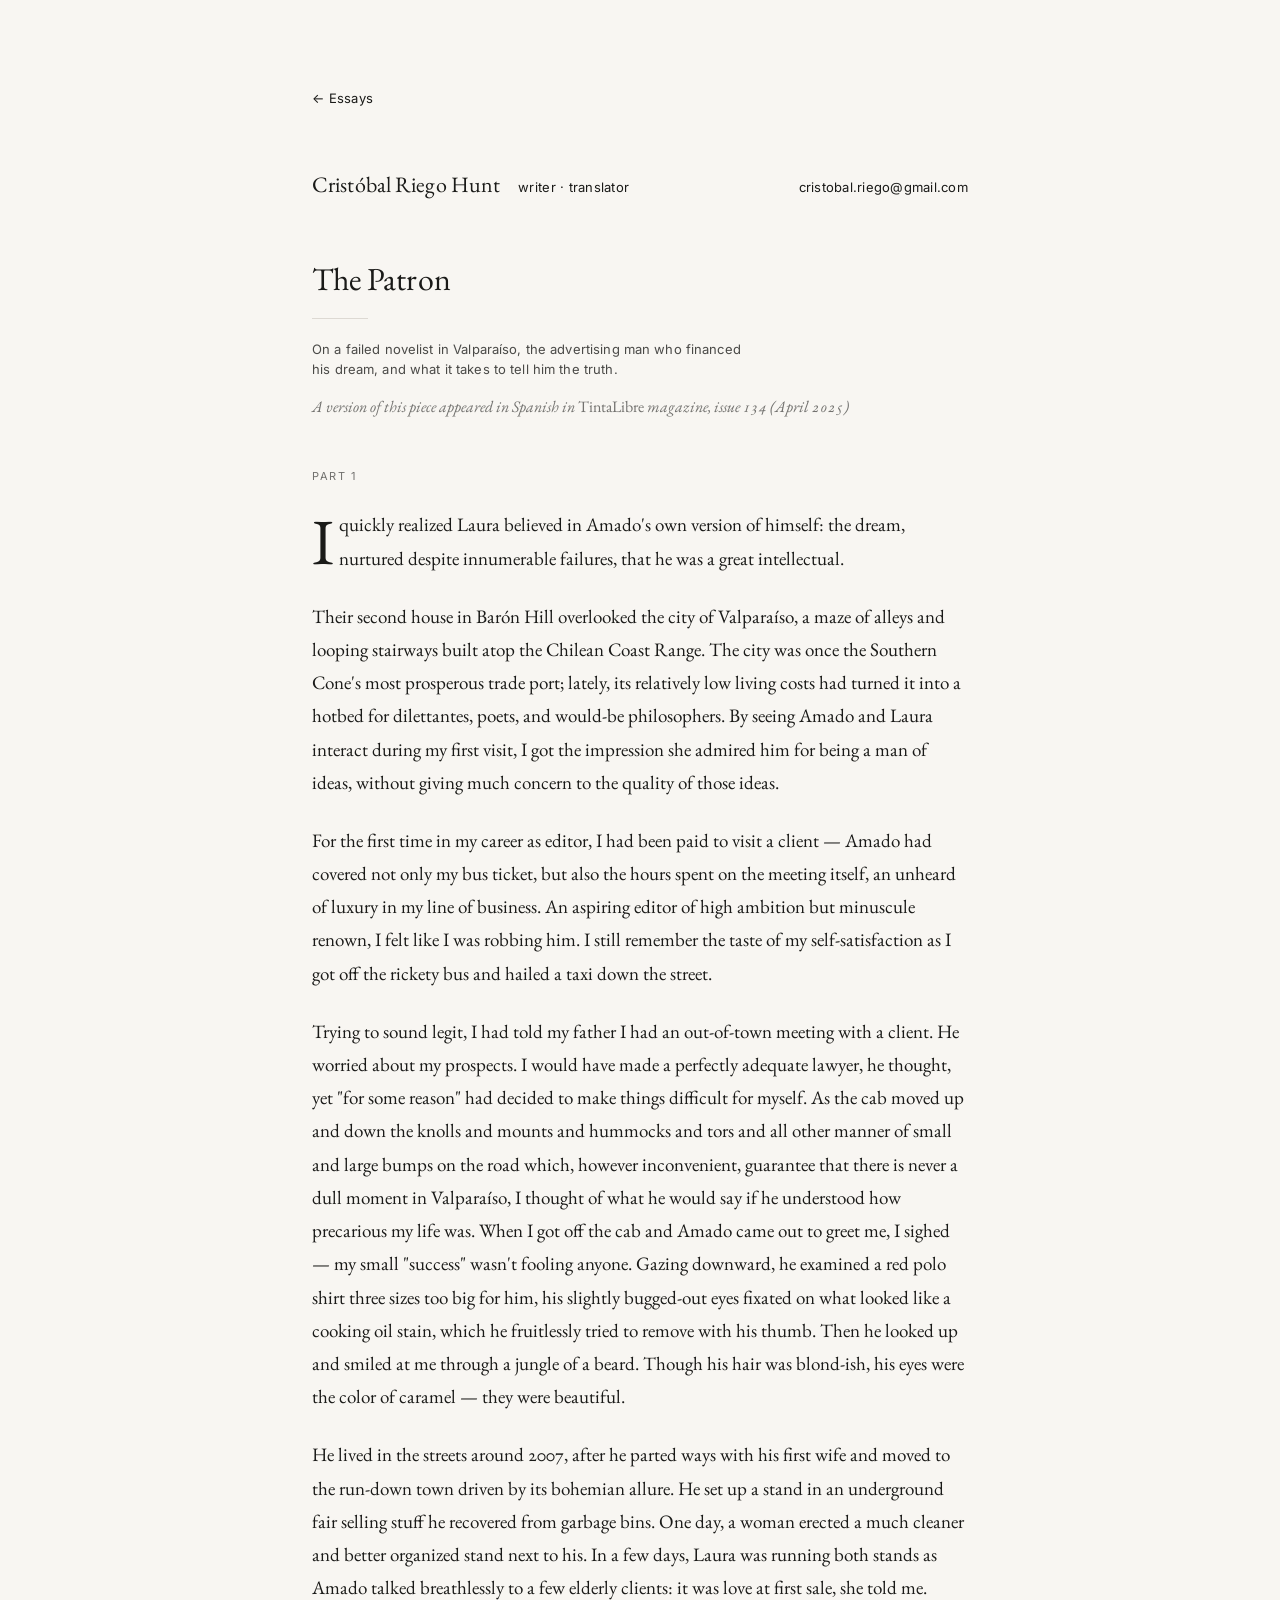
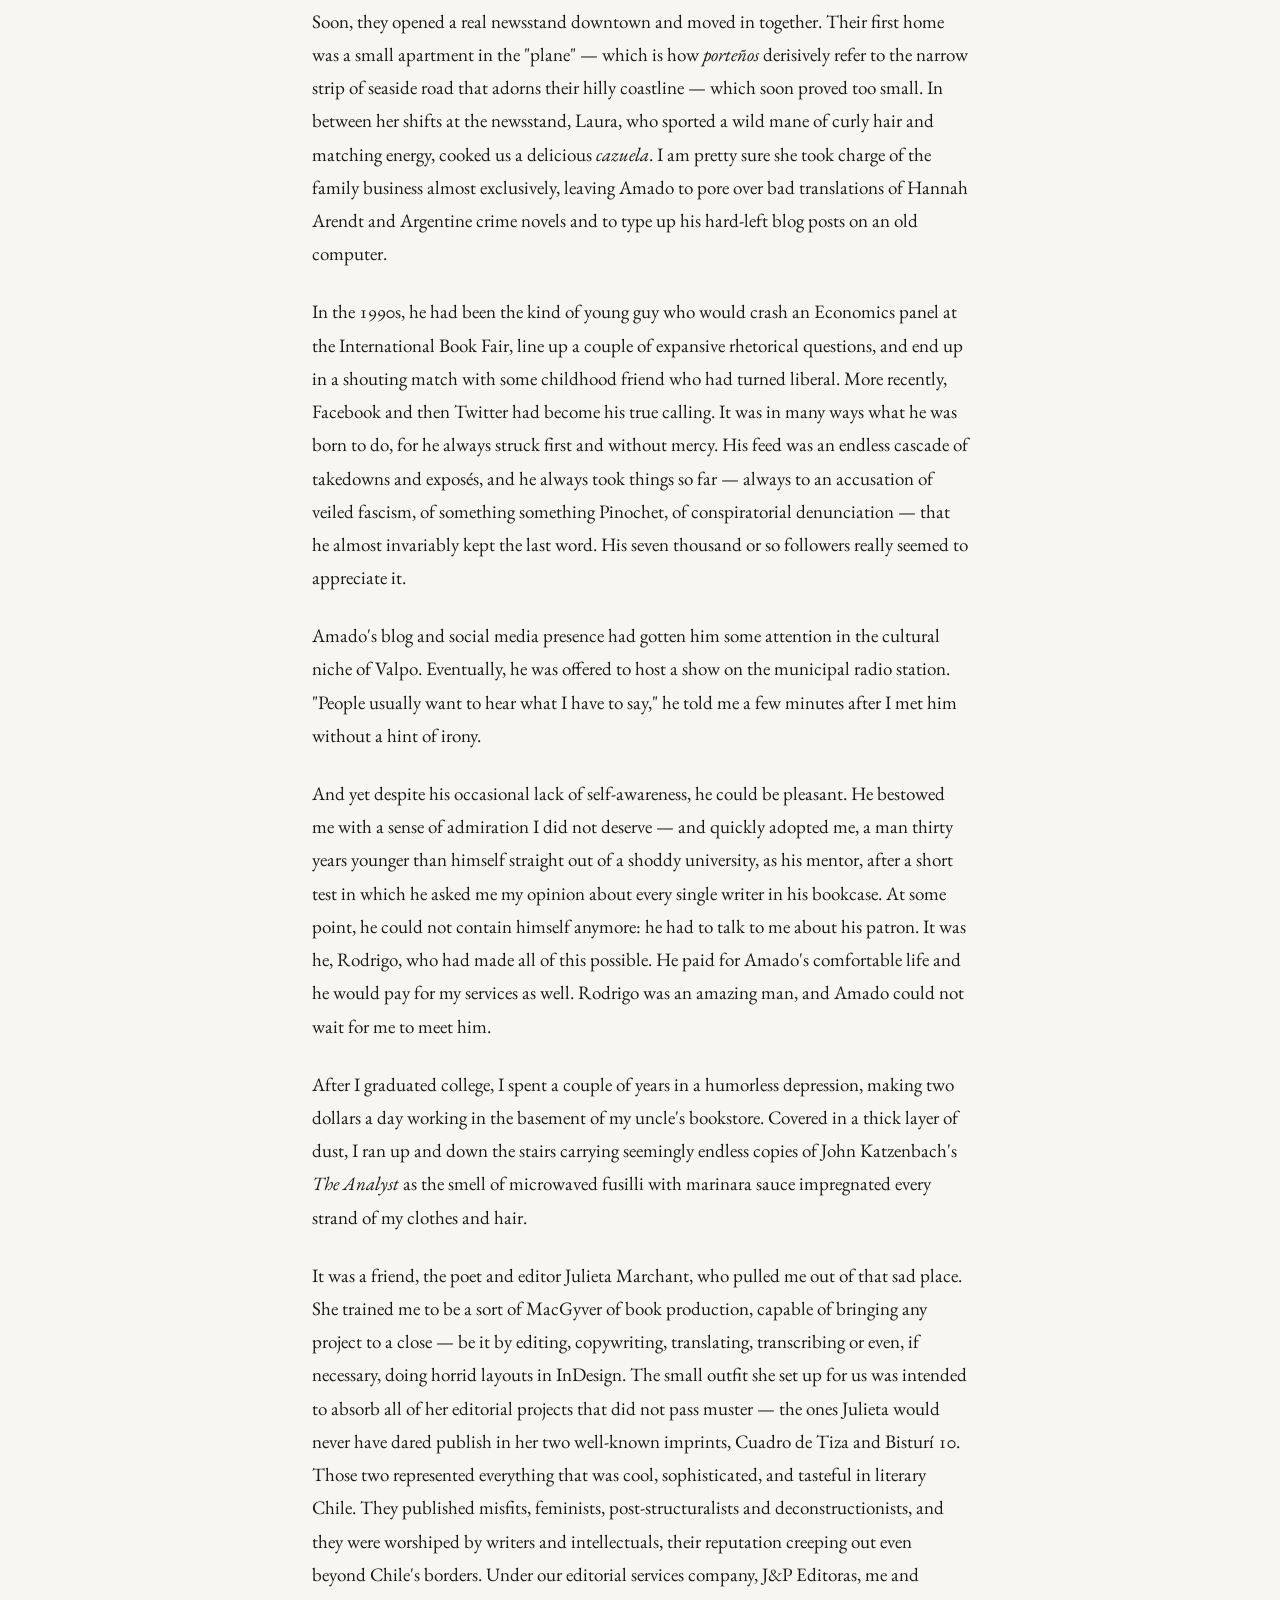
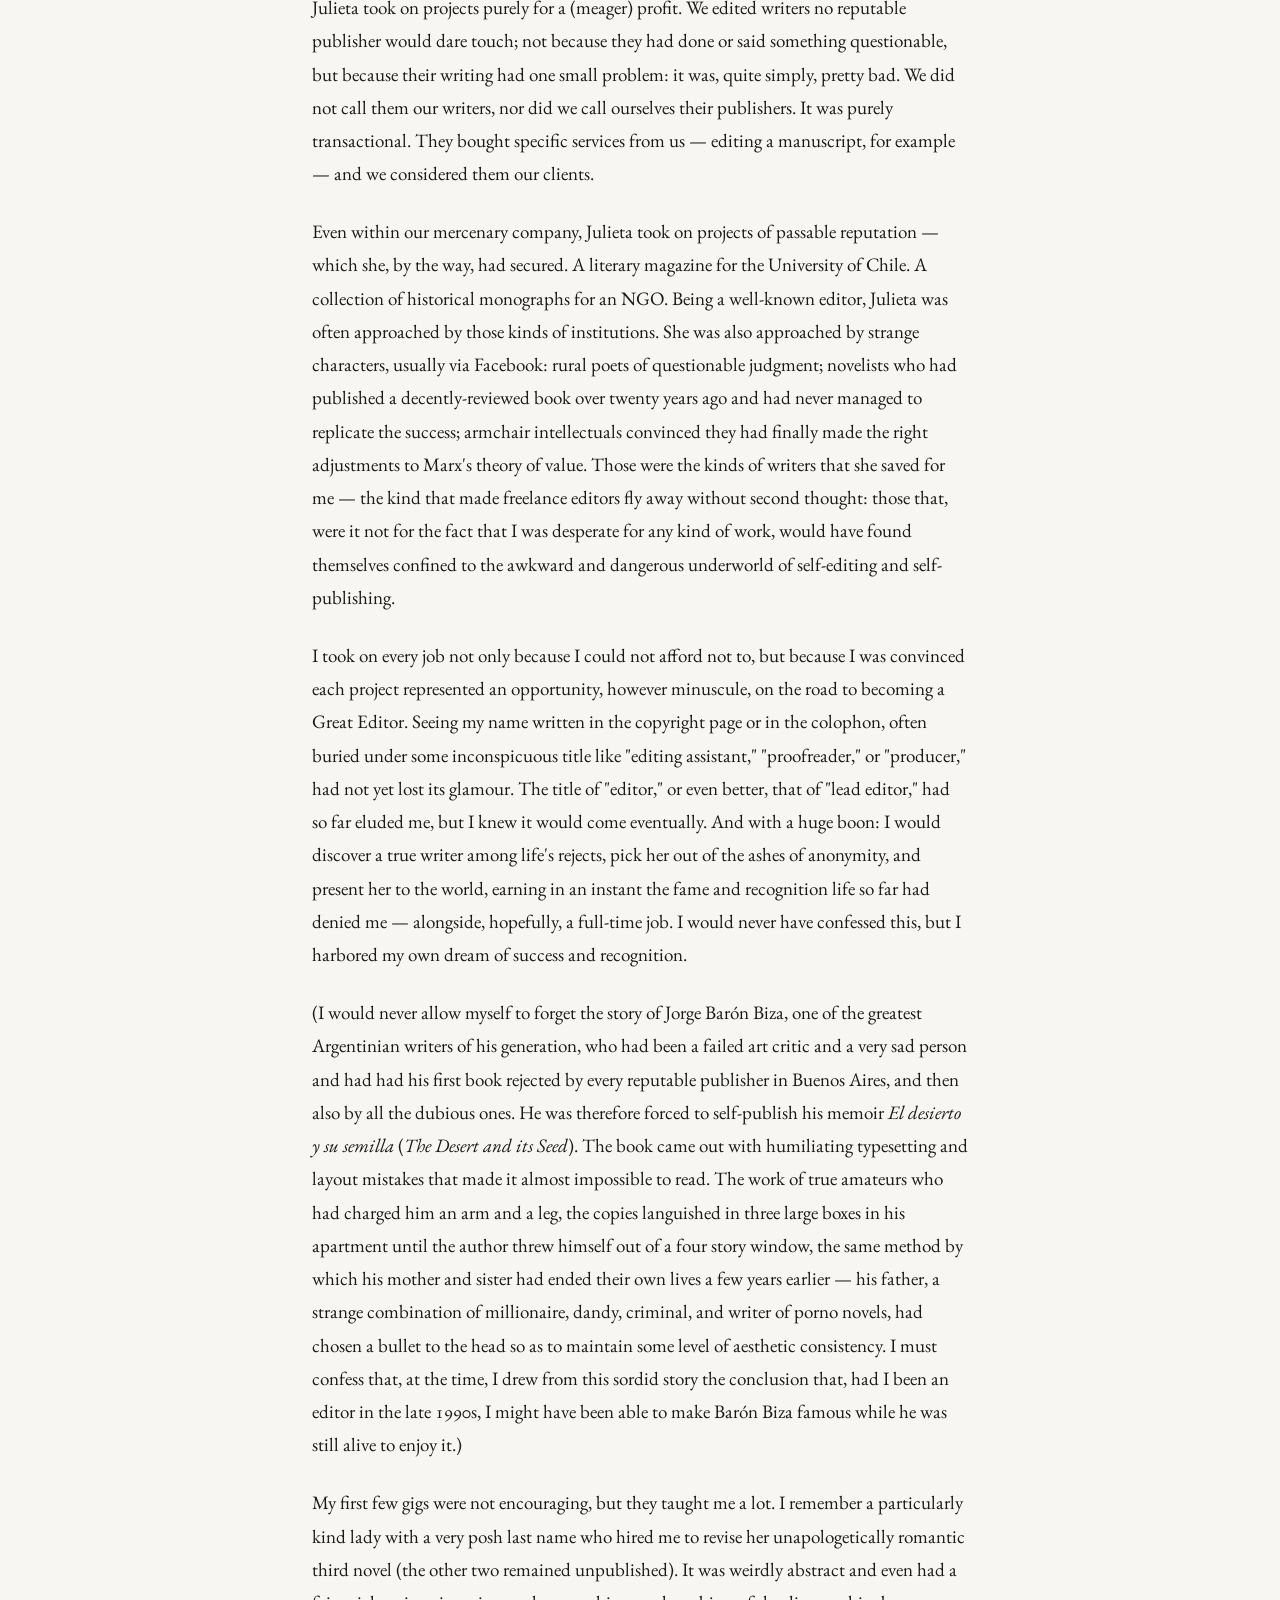
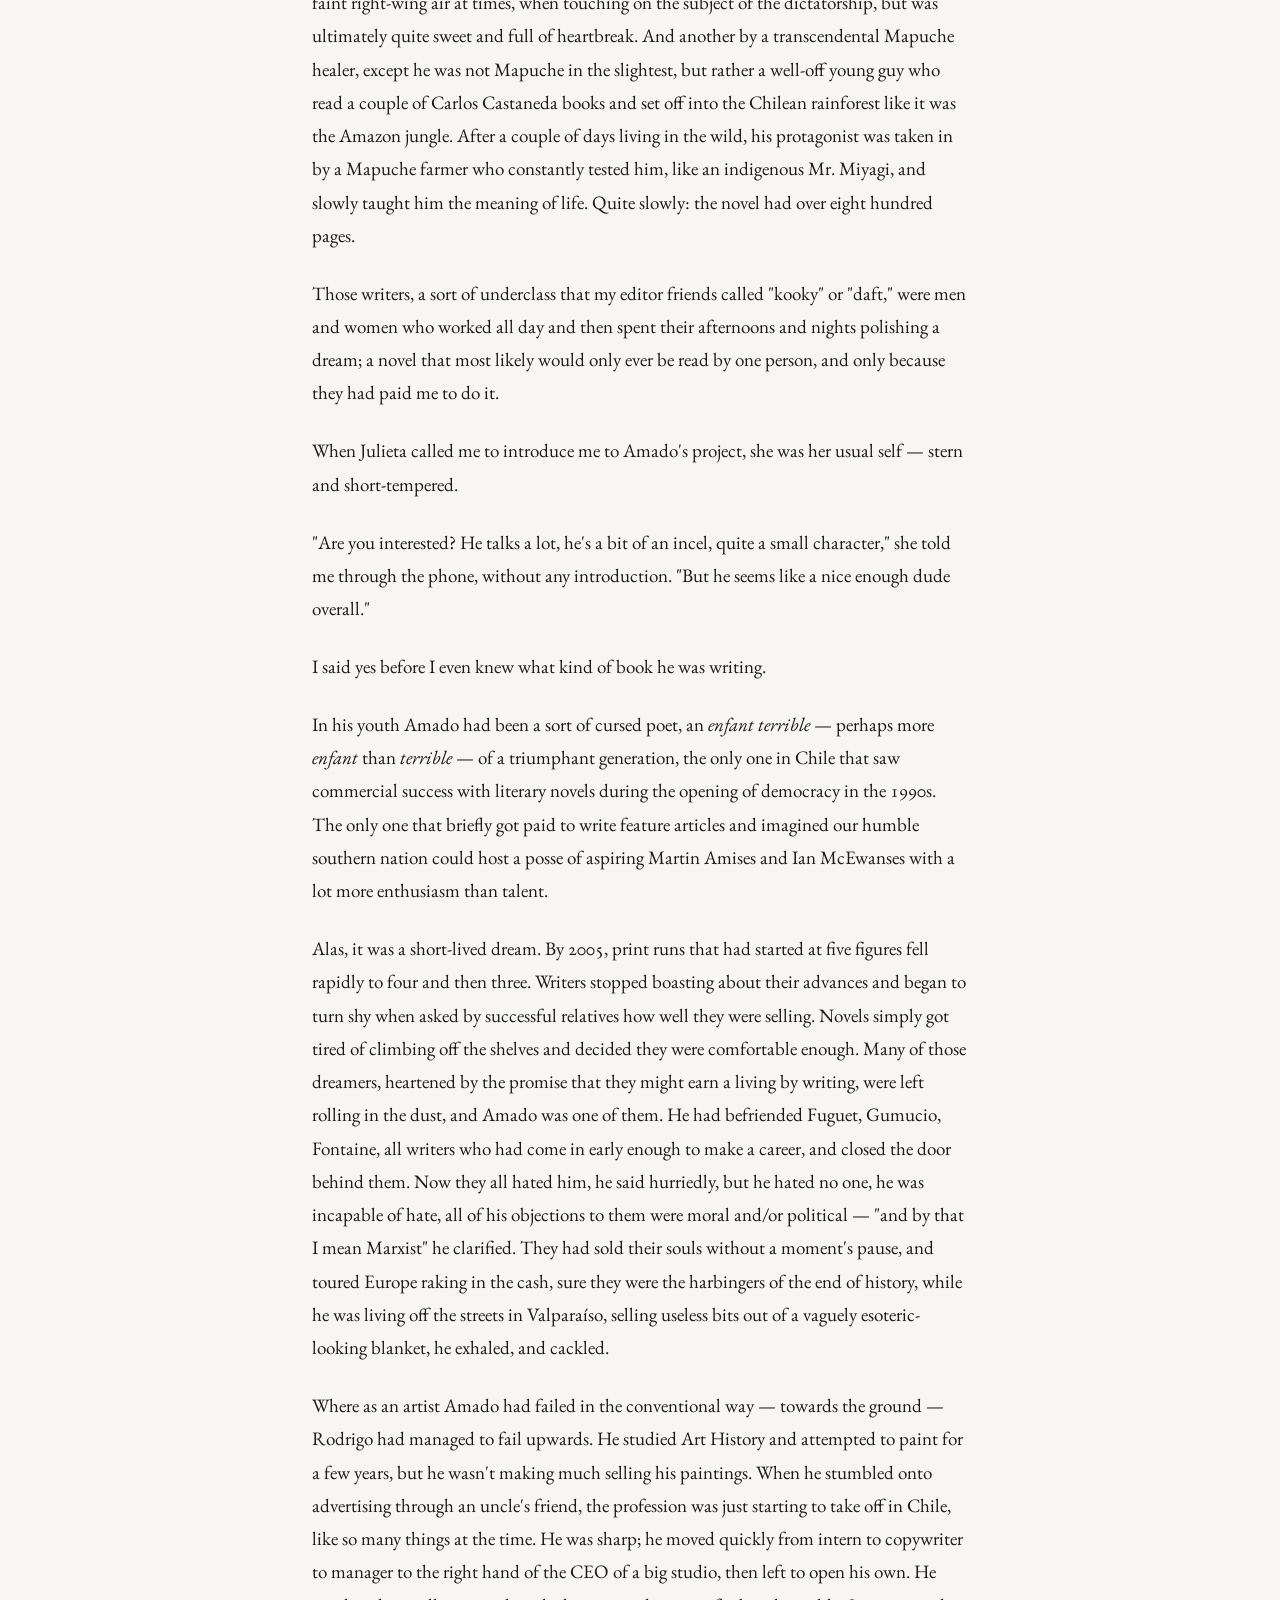
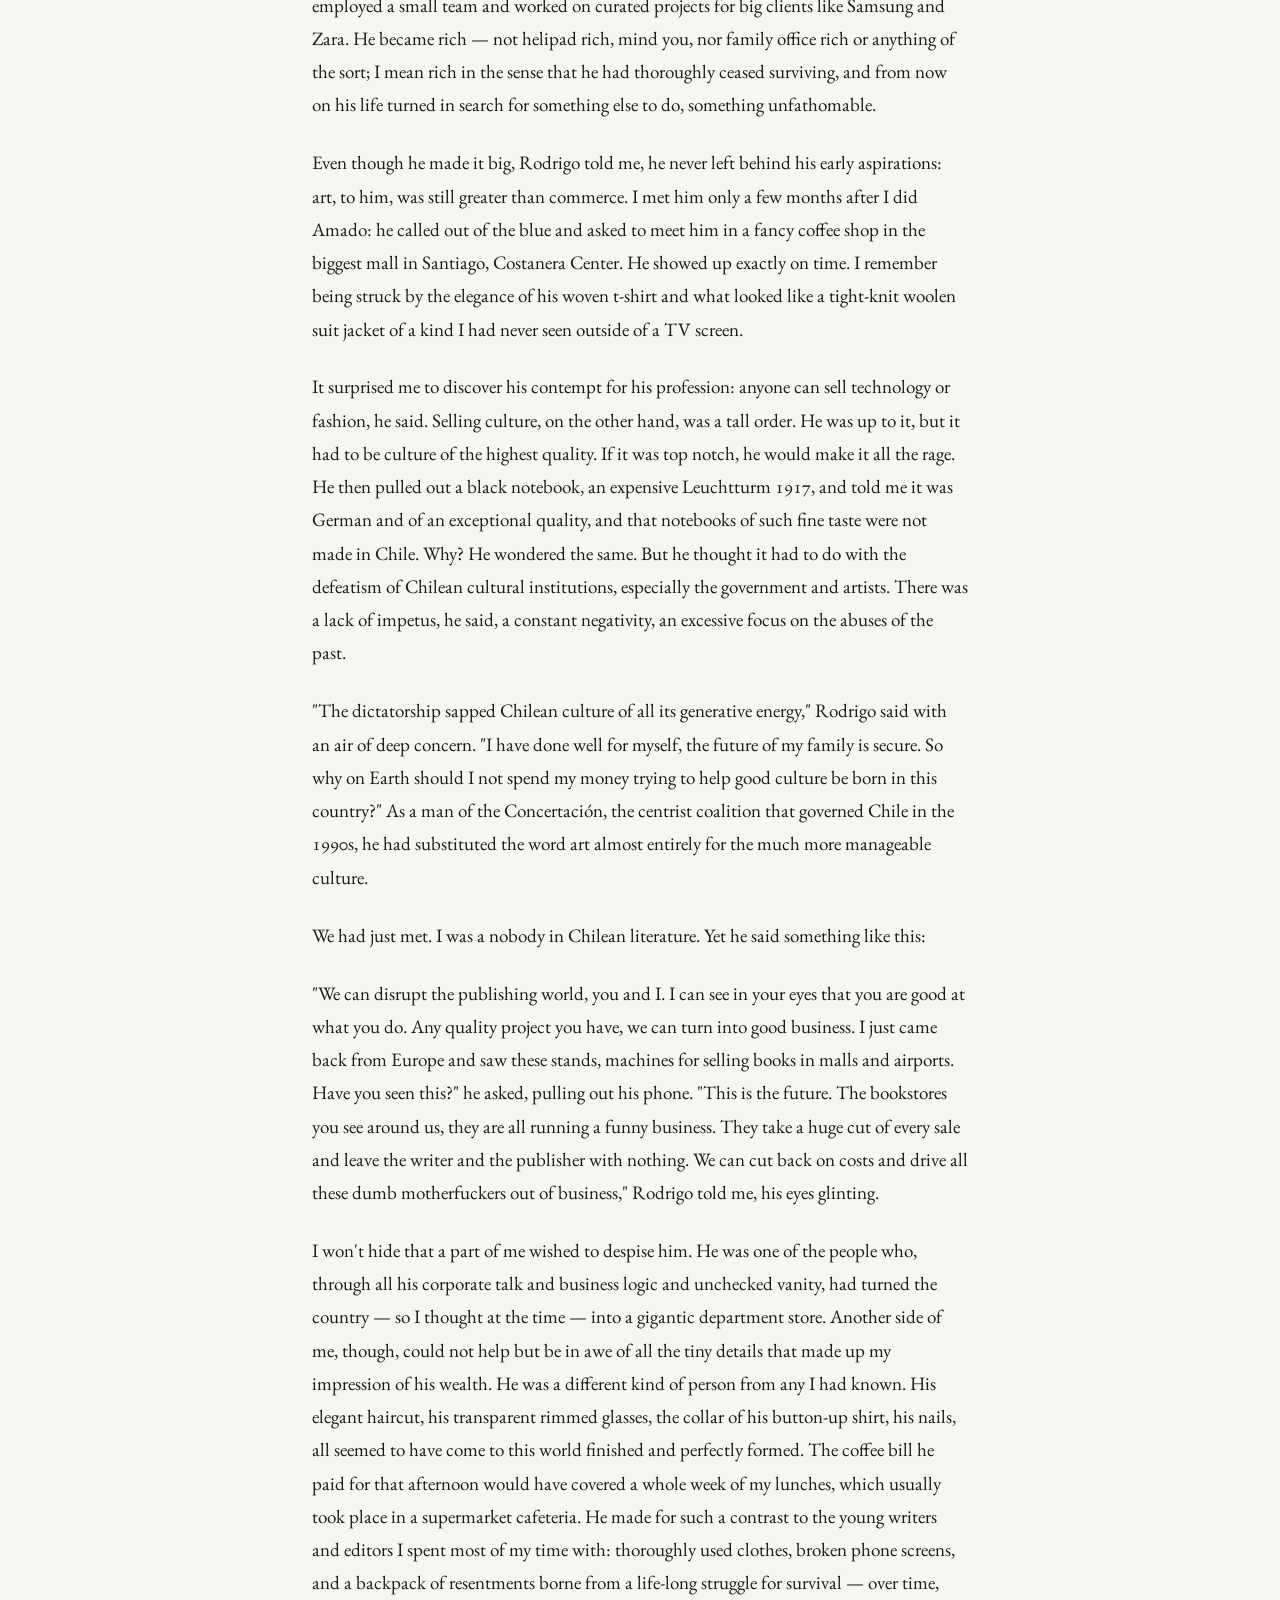
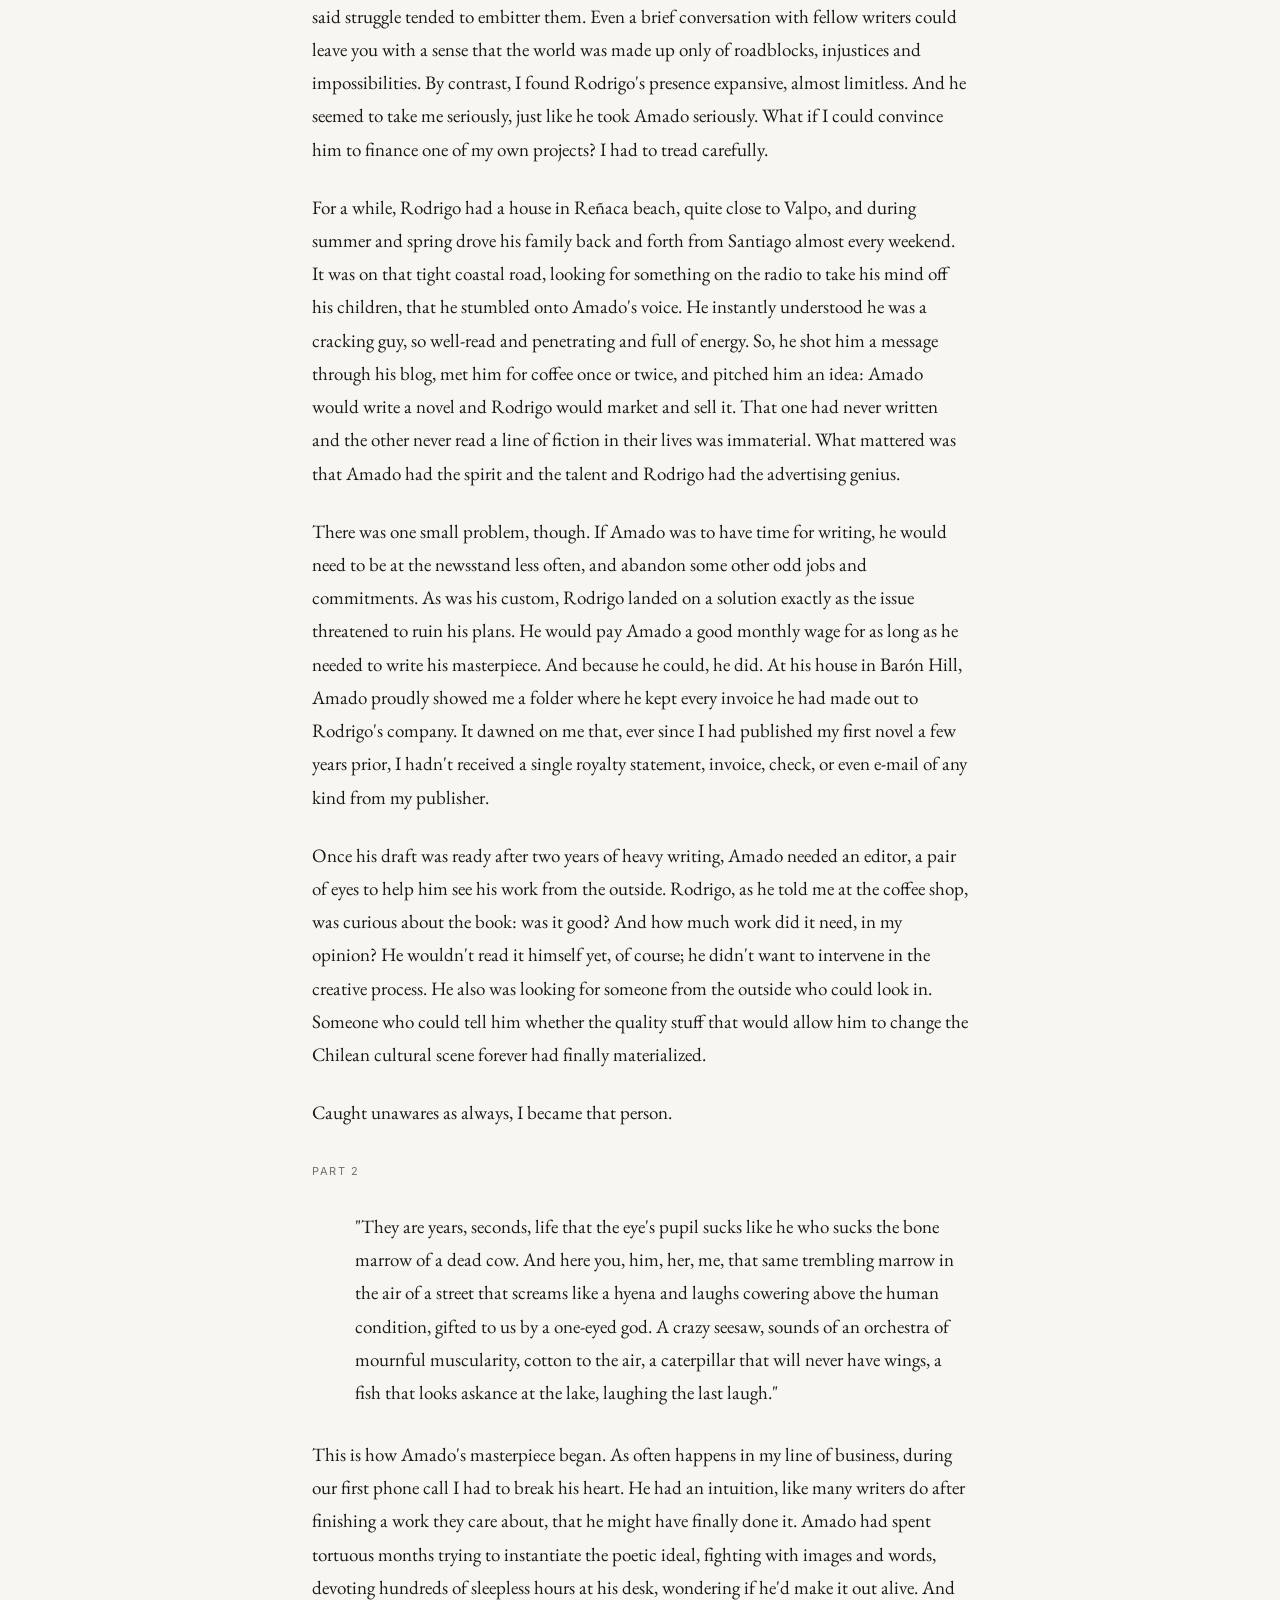
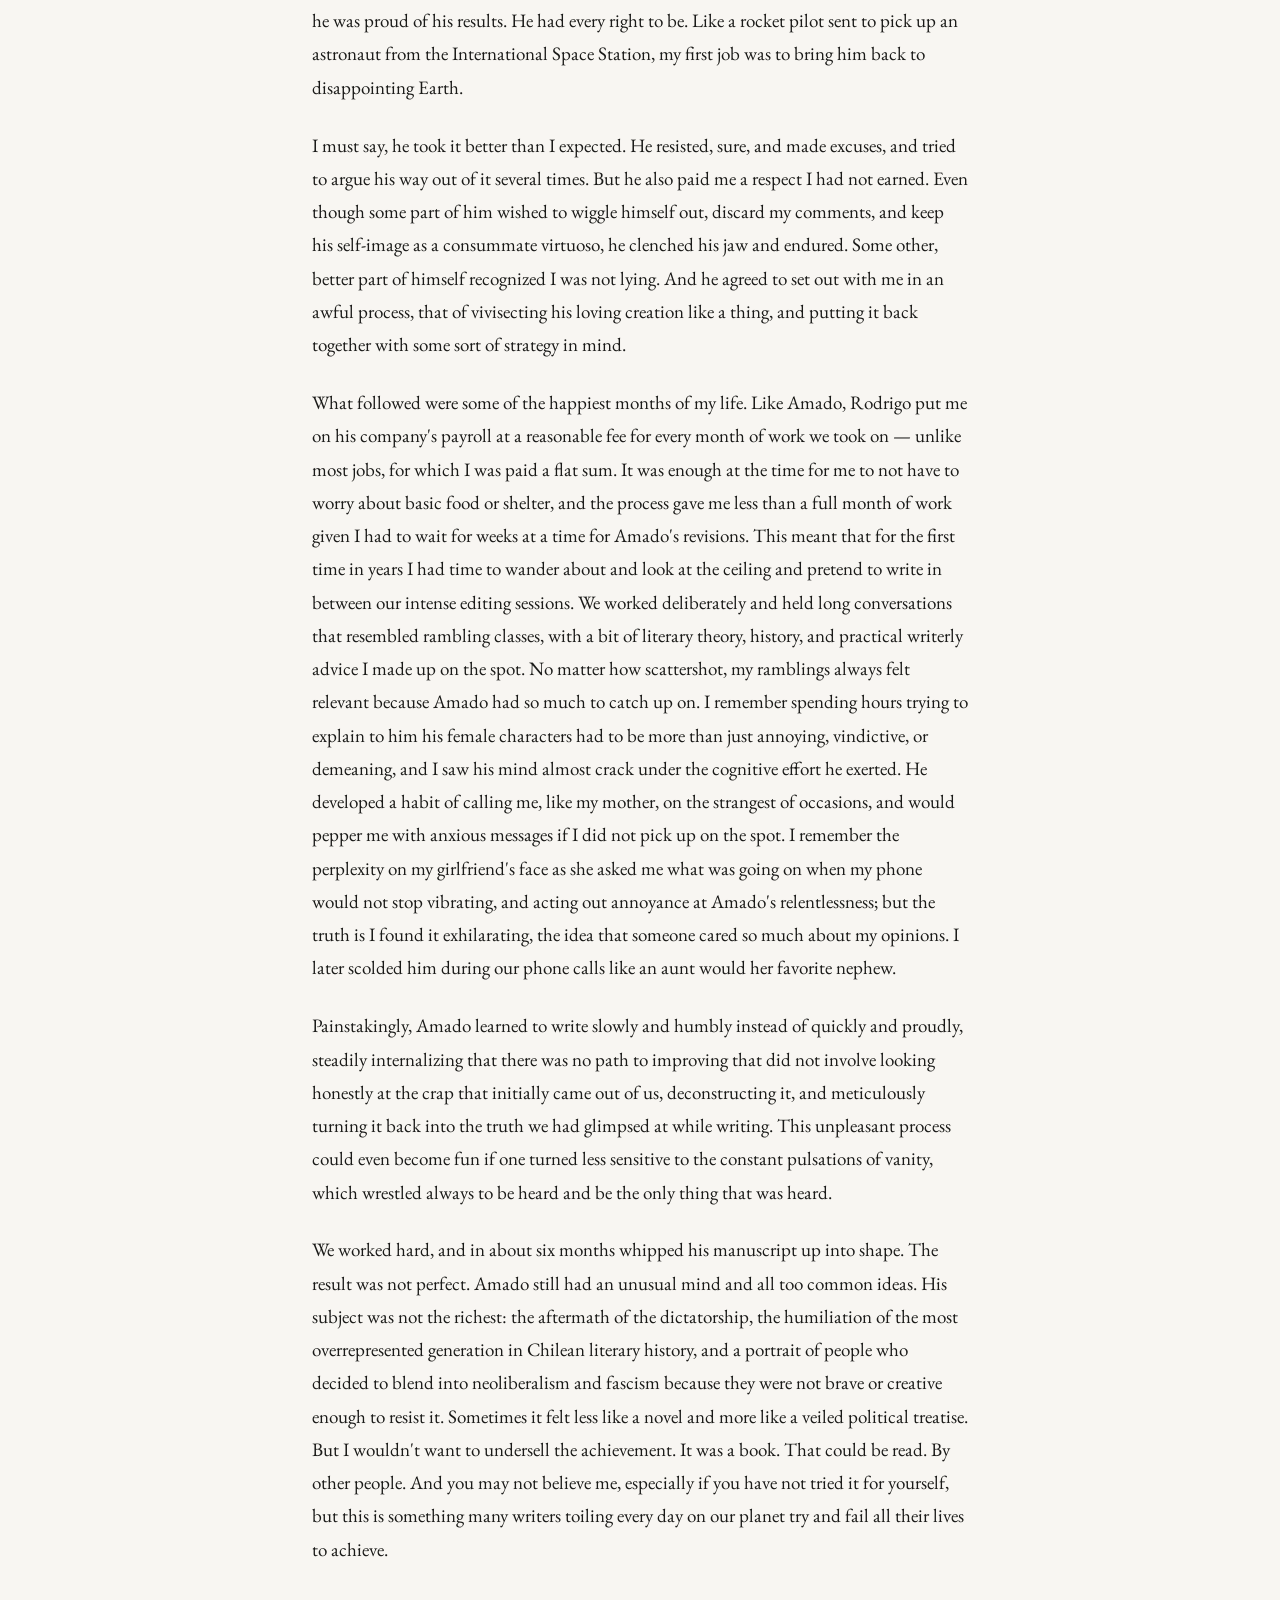
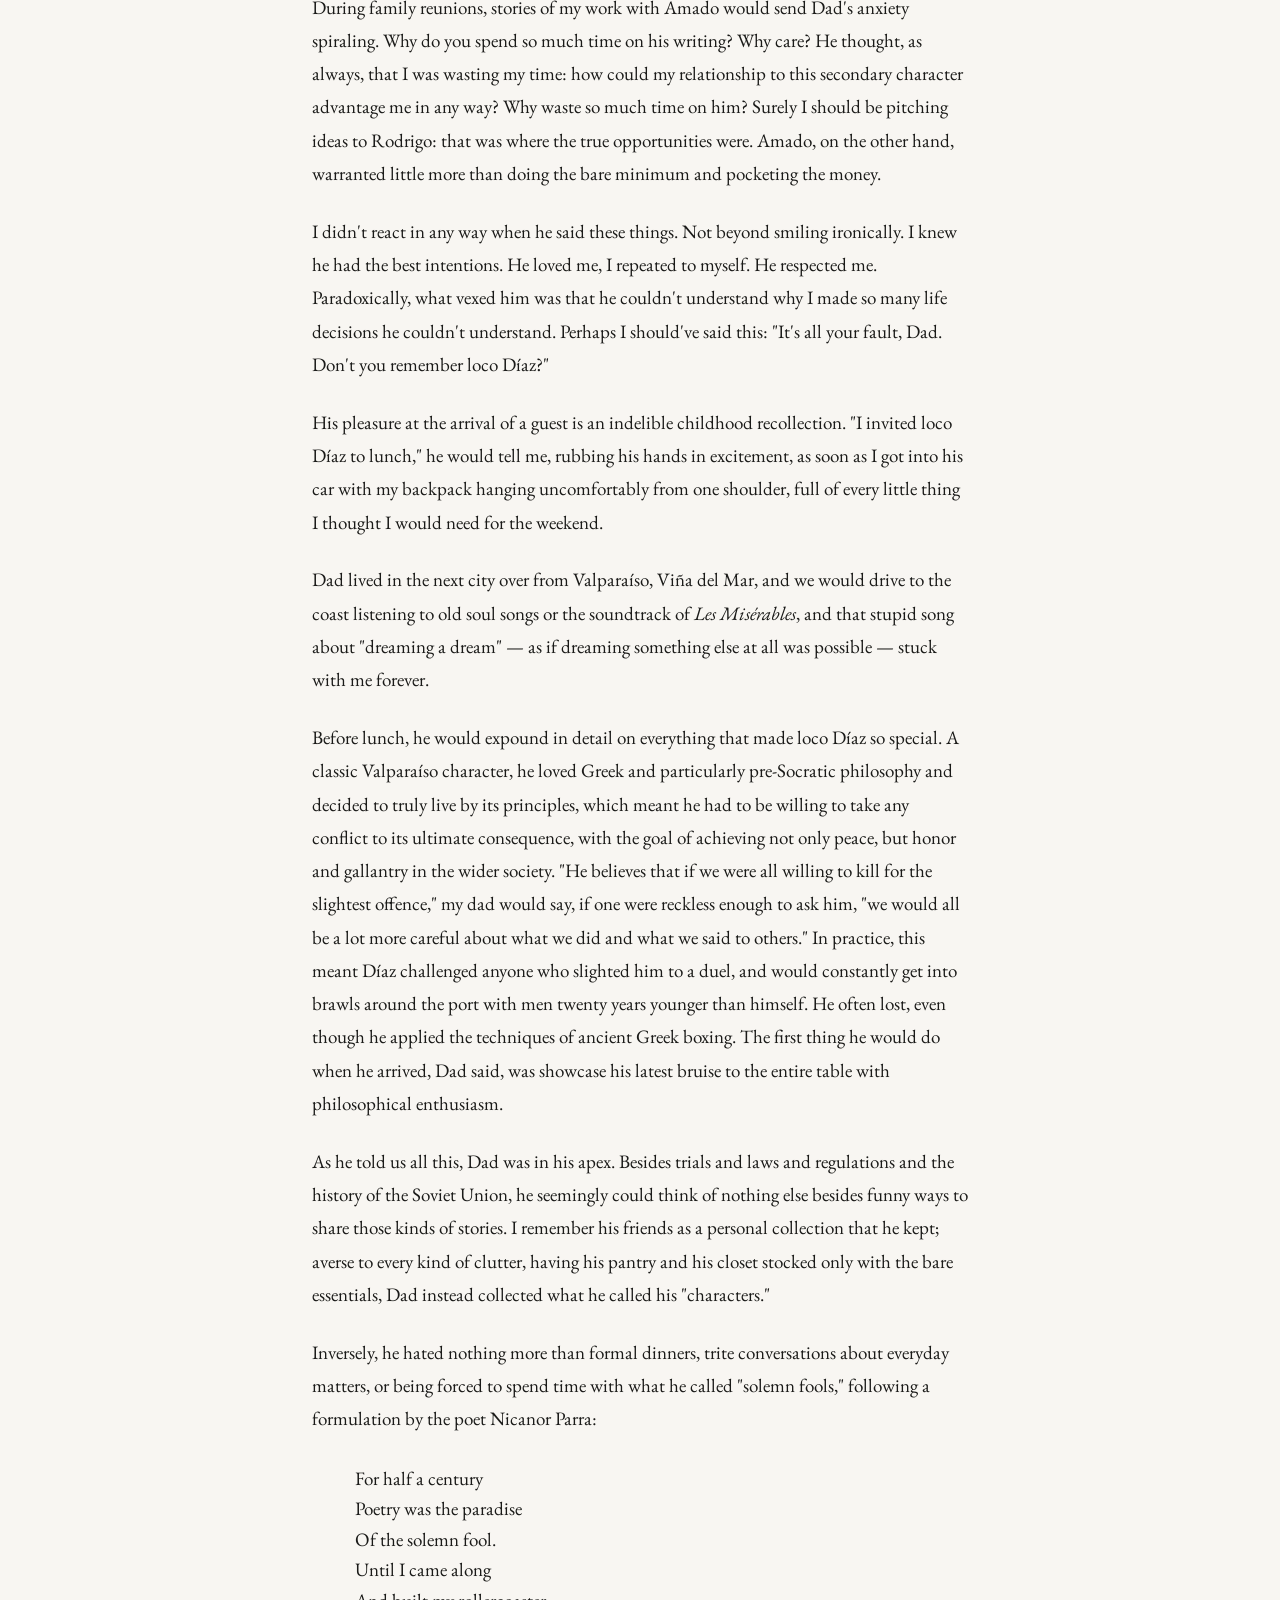
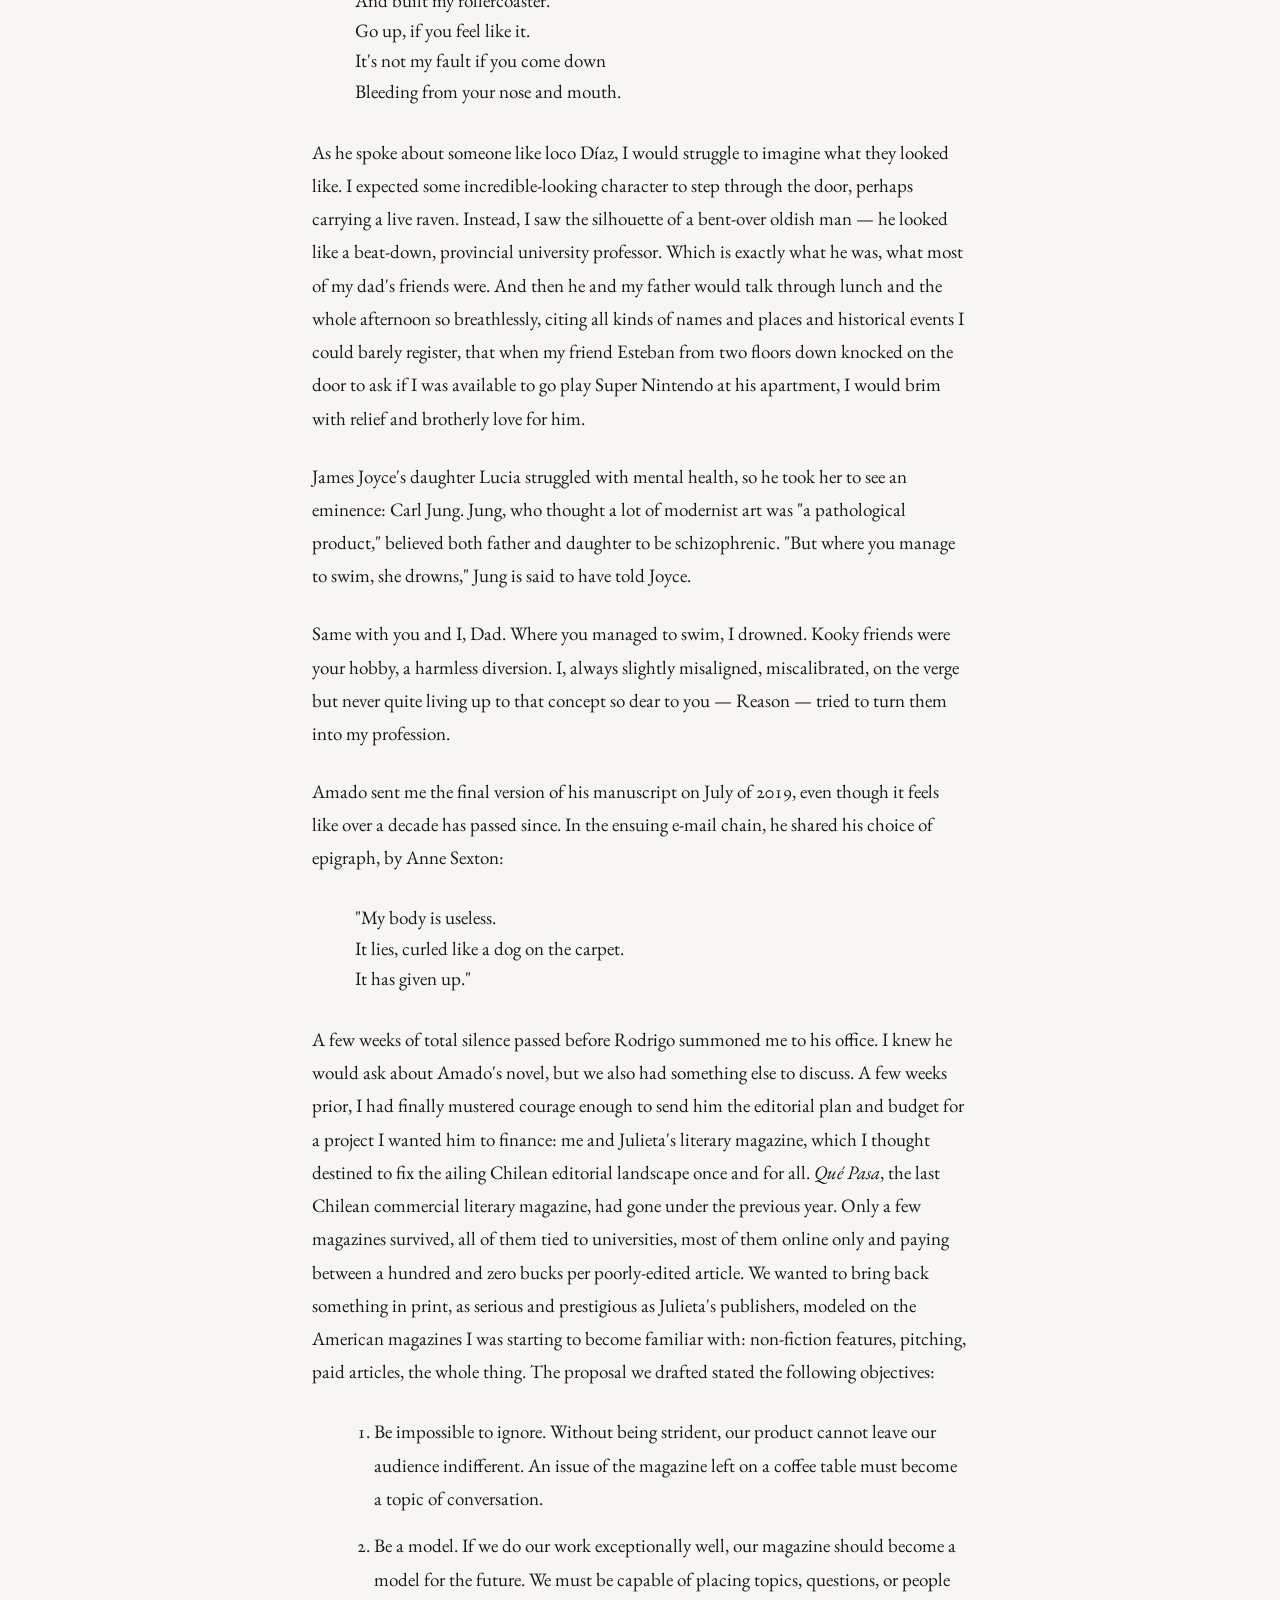
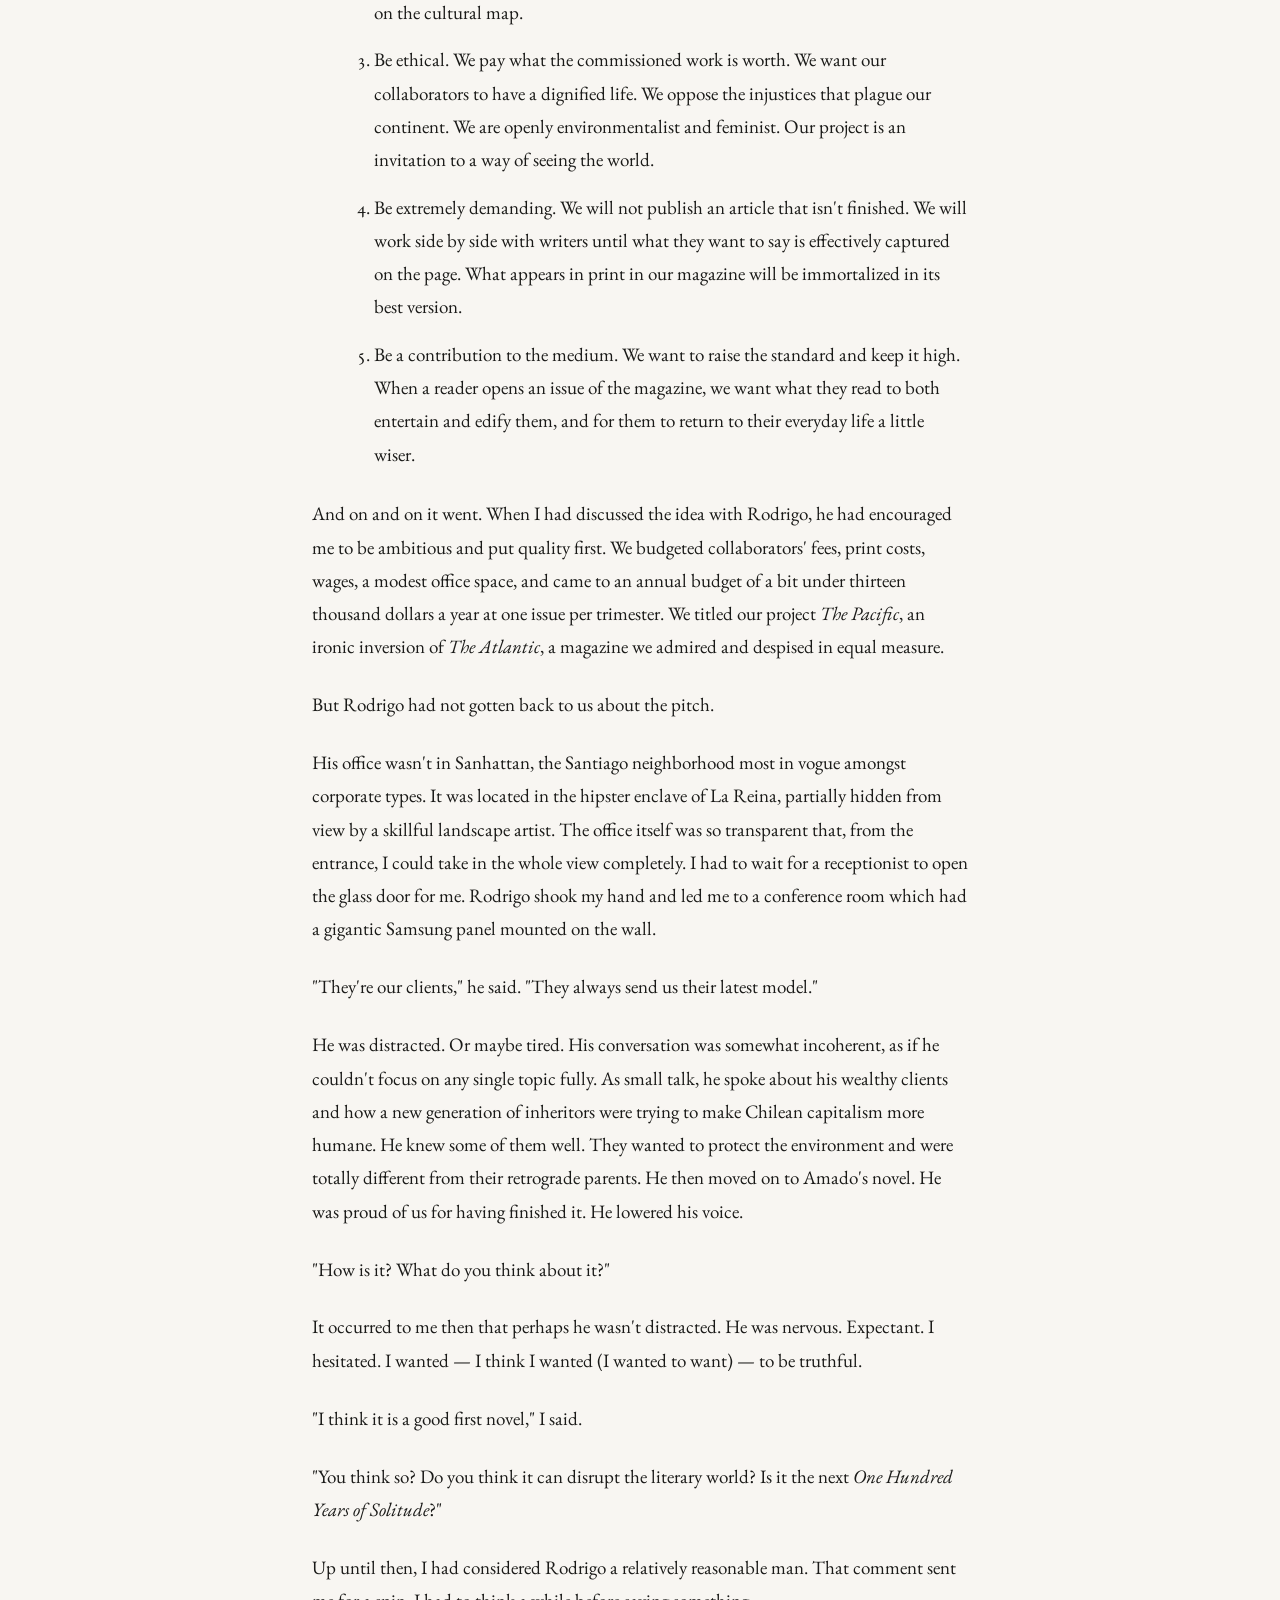
<file: the-patron.html>
<!doctype html>
<html lang="en">
<head>
  <meta charset="utf-8">
  <title>The Patron — Cristóbal Riego Hunt</title>
  <meta name="description" content="The Patron — a personal essay by Cristóbal Riego Hunt.">
  <meta name="viewport" content="width=device-width, initial-scale=1">
  <link rel="preconnect" href="https://fonts.googleapis.com">
  <link rel="preconnect" href="https://fonts.gstatic.com" crossorigin>
  <link href="https://fonts.googleapis.com/css2?family=EB+Garamond:ital@0;1&family=Inter:wght@400&display=swap" rel="stylesheet">
  <link rel="stylesheet" href="style.css">
</head>
<body>
  <main class="page page--essay">

    <a class="back" href="index.html" aria-label="Back to index">← Essays</a>

    <header class="site-header">
      <div class="site-header__identity">
        <a class="site-header__name" href="index.html" style="text-decoration:none;">Cristóbal Riego Hunt</a>
        <span class="site-header__role">writer · translator</span>
      </div>
      <a class="site-header__contact" href="mailto:cristobal.riego@gmail.com">cristobal.riego@gmail.com</a>
    </header>

    <header class="essay-header">
      <h1 class="essay-title">The Patron</h1>
      <hr class="essay-rule" aria-hidden="true">
      <p class="essay-frame">On a failed novelist in Valparaíso, the advertising man who financed his dream, and what it takes to tell him the truth.</p>
      <p class="essay-disclaimer">A version of this piece appeared in Spanish in <span class="roman">TintaLibre</span> magazine, issue 134 (April 2025)</p>
    </header>

    <article class="essay-body">

      <div class="section-head">Part 1</div>

      <p>I quickly realized Laura believed in Amado's own version of himself: the dream, nurtured despite innumerable failures, that he was a great intellectual.</p>

      <p>Their second house in Barón Hill overlooked the city of Valparaíso, a maze of alleys and looping stairways built atop the Chilean Coast Range. The city was once the Southern Cone's most prosperous trade port; lately, its relatively low living costs had turned it into a hotbed for dilettantes, poets, and would-be philosophers. By seeing Amado and Laura interact during my first visit, I got the impression she admired him for being a man of ideas, without giving much concern to the quality of those ideas.</p>

      <p>For the first time in my career as editor, I had been paid to visit a client — Amado had covered not only my bus ticket, but also the hours spent on the meeting itself, an unheard of luxury in my line of business. An aspiring editor of high ambition but minuscule renown, I felt like I was robbing him. I still remember the taste of my self-satisfaction as I got off the rickety bus and hailed a taxi down the street.</p>

      <p>Trying to sound legit, I had told my father I had an out-of-town meeting with a client. He worried about my prospects. I would have made a perfectly adequate lawyer, he thought, yet "for some reason" had decided to make things difficult for myself. As the cab moved up and down the knolls and mounts and hummocks and tors and all other manner of small and large bumps on the road which, however inconvenient, guarantee that there is never a dull moment in Valparaíso, I thought of what he would say if he understood how precarious my life was. When I got off the cab and Amado came out to greet me, I sighed — my small "success" wasn't fooling anyone. Gazing downward, he examined a red polo shirt three sizes too big for him, his slightly bugged-out eyes fixated on what looked like a cooking oil stain, which he fruitlessly tried to remove with his thumb. Then he looked up and smiled at me through a jungle of a beard. Though his hair was blond-ish, his eyes were the color of caramel — they were beautiful.</p>

      <p>He lived in the streets around 2007, after he parted ways with his first wife and moved to the run-down town driven by its bohemian allure. He set up a stand in an underground fair selling stuff he recovered from garbage bins. One day, a woman erected a much cleaner and better organized stand next to his. In a few days, Laura was running both stands as Amado talked breathlessly to a few elderly clients: it was love at first sale, she told me. Soon, they opened a real newsstand downtown and moved in together. Their first home was a small apartment in the "plane" — which is how <em>porteños</em> derisively refer to the narrow strip of seaside road that adorns their hilly coastline — which soon proved too small. In between her shifts at the newsstand, Laura, who sported a wild mane of curly hair and matching energy, cooked us a delicious <em>cazuela</em>. I am pretty sure she took charge of the family business almost exclusively, leaving Amado to pore over bad translations of Hannah Arendt and Argentine crime novels and to type up his hard-left blog posts on an old computer.</p>

      <p>In the 1990s, he had been the kind of young guy who would crash an Economics panel at the International Book Fair, line up a couple of expansive rhetorical questions, and end up in a shouting match with some childhood friend who had turned liberal. More recently, Facebook and then Twitter had become his true calling. It was in many ways what he was born to do, for he always struck first and without mercy. His feed was an endless cascade of takedowns and exposés, and he always took things so far — always to an accusation of veiled fascism, of something something Pinochet, of conspiratorial denunciation — that he almost invariably kept the last word. His seven thousand or so followers really seemed to appreciate it.</p>

      <p>Amado's blog and social media presence had gotten him some attention in the cultural niche of Valpo. Eventually, he was offered to host a show on the municipal radio station. "People usually want to hear what I have to say," he told me a few minutes after I met him without a hint of irony.</p>

      <p>And yet despite his occasional lack of self-awareness, he could be pleasant. He bestowed me with a sense of admiration I did not deserve — and quickly adopted me, a man thirty years younger than himself straight out of a shoddy university, as his mentor, after a short test in which he asked me my opinion about every single writer in his bookcase. At some point, he could not contain himself anymore: he had to talk to me about his patron. It was he, Rodrigo, who had made all of this possible. He paid for Amado's comfortable life and he would pay for my services as well. Rodrigo was an amazing man, and Amado could not wait for me to meet him.</p>

      <p>After I graduated college, I spent a couple of years in a humorless depression, making two dollars a day working in the basement of my uncle's bookstore. Covered in a thick layer of dust, I ran up and down the stairs carrying seemingly endless copies of John Katzenbach's <em>The Analyst</em> as the smell of microwaved fusilli with marinara sauce impregnated every strand of my clothes and hair.</p>

      <p>It was a friend, the poet and editor Julieta Marchant, who pulled me out of that sad place. She trained me to be a sort of MacGyver of book production, capable of bringing any project to a close — be it by editing, copywriting, translating, transcribing or even, if necessary, doing horrid layouts in InDesign. The small outfit she set up for us was intended to absorb all of her editorial projects that did not pass muster — the ones Julieta would never have dared publish in her two well-known imprints, Cuadro de Tiza and Bisturí 10. Those two represented everything that was cool, sophisticated, and tasteful in literary Chile. They published misfits, feminists, post-structuralists and deconstructionists, and they were worshiped by writers and intellectuals, their reputation creeping out even beyond Chile's borders. Under our editorial services company, J&P Editoras, me and Julieta took on projects purely for a (meager) profit. We edited writers no reputable publisher would dare touch; not because they had done or said something questionable, but because their writing had one small problem: it was, quite simply, pretty bad. We did not call them our writers, nor did we call ourselves their publishers. It was purely transactional. They bought specific services from us — editing a manuscript, for example — and we considered them our clients.</p>

      <p>Even within our mercenary company, Julieta took on projects of passable reputation — which she, by the way, had secured. A literary magazine for the University of Chile. A collection of historical monographs for an NGO. Being a well-known editor, Julieta was often approached by those kinds of institutions. She was also approached by strange characters, usually via Facebook: rural poets of questionable judgment; novelists who had published a decently-reviewed book over twenty years ago and had never managed to replicate the success; armchair intellectuals convinced they had finally made the right adjustments to Marx's theory of value. Those were the kinds of writers that she saved for me — the kind that made freelance editors fly away without second thought: those that, were it not for the fact that I was desperate for any kind of work, would have found themselves confined to the awkward and dangerous underworld of self-editing and self-publishing.</p>

      <p>I took on every job not only because I could not afford not to, but because I was convinced each project represented an opportunity, however minuscule, on the road to becoming a Great Editor. Seeing my name written in the copyright page or in the colophon, often buried under some inconspicuous title like "editing assistant," "proofreader," or "producer," had not yet lost its glamour. The title of "editor," or even better, that of "lead editor," had so far eluded me, but I knew it would come eventually. And with a huge boon: I would discover a true writer among life's rejects, pick her out of the ashes of anonymity, and present her to the world, earning in an instant the fame and recognition life so far had denied me — alongside, hopefully, a full-time job. I would never have confessed this, but I harbored my own dream of success and recognition.</p>

      <p>(I would never allow myself to forget the story of Jorge Barón Biza, one of the greatest Argentinian writers of his generation, who had been a failed art critic and a very sad person and had had his first book rejected by every reputable publisher in Buenos Aires, and then also by all the dubious ones. He was therefore forced to self-publish his memoir <em>El desierto y su semilla</em> (<em>The Desert and its Seed</em>). The book came out with humiliating typesetting and layout mistakes that made it almost impossible to read. The work of true amateurs who had charged him an arm and a leg, the copies languished in three large boxes in his apartment until the author threw himself out of a four story window, the same method by which his mother and sister had ended their own lives a few years earlier — his father, a strange combination of millionaire, dandy, criminal, and writer of porno novels, had chosen a bullet to the head so as to maintain some level of aesthetic consistency. I must confess that, at the time, I drew from this sordid story the conclusion that, had I been an editor in the late 1990s, I might have been able to make Barón Biza famous while he was still alive to enjoy it.)</p>

      <p>My first few gigs were not encouraging, but they taught me a lot. I remember a particularly kind lady with a very posh last name who hired me to revise her unapologetically romantic third novel (the other two remained unpublished). It was weirdly abstract and even had a faint right-wing air at times, when touching on the subject of the dictatorship, but was ultimately quite sweet and full of heartbreak. And another by a transcendental Mapuche healer, except he was not Mapuche in the slightest, but rather a well-off young guy who read a couple of Carlos Castaneda books and set off into the Chilean rainforest like it was the Amazon jungle. After a couple of days living in the wild, his protagonist was taken in by a Mapuche farmer who constantly tested him, like an indigenous Mr. Miyagi, and slowly taught him the meaning of life. Quite slowly: the novel had over eight hundred pages.</p>

      <p>Those writers, a sort of underclass that my editor friends called "kooky" or "daft," were men and women who worked all day and then spent their afternoons and nights polishing a dream; a novel that most likely would only ever be read by one person, and only because they had paid me to do it.</p>

      <p>When Julieta called me to introduce me to Amado's project, she was her usual self — stern and short-tempered.</p>

      <p>"Are you interested? He talks a lot, he's a bit of an incel, quite a small character," she told me through the phone, without any introduction. "But he seems like a nice enough dude overall."</p>

      <p>I said yes before I even knew what kind of book he was writing.</p>

      <p>In his youth Amado had been a sort of cursed poet, an <em>enfant terrible</em> — perhaps more <em>enfant</em> than <em>terrible</em> — of a triumphant generation, the only one in Chile that saw commercial success with literary novels during the opening of democracy in the 1990s. The only one that briefly got paid to write feature articles and imagined our humble southern nation could host a posse of aspiring Martin Amises and Ian McEwanses with a lot more enthusiasm than talent.</p>

      <p>Alas, it was a short-lived dream. By 2005, print runs that had started at five figures fell rapidly to four and then three. Writers stopped boasting about their advances and began to turn shy when asked by successful relatives how well they were selling. Novels simply got tired of climbing off the shelves and decided they were comfortable enough. Many of those dreamers, heartened by the promise that they might earn a living by writing, were left rolling in the dust, and Amado was one of them. He had befriended Fuguet, Gumucio, Fontaine, all writers who had come in early enough to make a career, and closed the door behind them. Now they all hated him, he said hurriedly, but he hated no one, he was incapable of hate, all of his objections to them were moral and/or political — "and by that I mean Marxist" he clarified. They had sold their souls without a moment's pause, and toured Europe raking in the cash, sure they were the harbingers of the end of history, while he was living off the streets in Valparaíso, selling useless bits out of a vaguely esoteric-looking blanket, he exhaled, and cackled.</p>

      <p>Where as an artist Amado had failed in the conventional way — towards the ground — Rodrigo had managed to fail upwards. He studied Art History and attempted to paint for a few years, but he wasn't making much selling his paintings. When he stumbled onto advertising through an uncle's friend, the profession was just starting to take off in Chile, like so many things at the time. He was sharp; he moved quickly from intern to copywriter to manager to the right hand of the CEO of a big studio, then left to open his own. He employed a small team and worked on curated projects for big clients like Samsung and Zara. He became rich — not helipad rich, mind you, nor family office rich or anything of the sort; I mean rich in the sense that he had thoroughly ceased surviving, and from now on his life turned in search for something else to do, something unfathomable.</p>

      <p>Even though he made it big, Rodrigo told me, he never left behind his early aspirations: art, to him, was still greater than commerce. I met him only a few months after I did Amado: he called out of the blue and asked to meet him in a fancy coffee shop in the biggest mall in Santiago, Costanera Center. He showed up exactly on time. I remember being struck by the elegance of his woven t-shirt and what looked like a tight-knit woolen suit jacket of a kind I had never seen outside of a TV screen.</p>

      <p>It surprised me to discover his contempt for his profession: anyone can sell technology or fashion, he said. Selling culture, on the other hand, was a tall order. He was up to it, but it had to be culture of the highest quality. If it was top notch, he would make it all the rage. He then pulled out a black notebook, an expensive Leuchtturm 1917, and told me it was German and of an exceptional quality, and that notebooks of such fine taste were not made in Chile. Why? He wondered the same. But he thought it had to do with the defeatism of Chilean cultural institutions, especially the government and artists. There was a lack of impetus, he said, a constant negativity, an excessive focus on the abuses of the past.</p>

      <p>"The dictatorship sapped Chilean culture of all its generative energy," Rodrigo said with an air of deep concern. "I have done well for myself, the future of my family is secure. So why on Earth should I not spend my money trying to help good culture be born in this country?" As a man of the Concertación, the centrist coalition that governed Chile in the 1990s, he had substituted the word art almost entirely for the much more manageable culture.</p>

      <p>We had just met. I was a nobody in Chilean literature. Yet he said something like this:</p>

      <p>"We can disrupt the publishing world, you and I. I can see in your eyes that you are good at what you do. Any quality project you have, we can turn into good business. I just came back from Europe and saw these stands, machines for selling books in malls and airports. Have you seen this?" he asked, pulling out his phone. "This is the future. The bookstores you see around us, they are all running a funny business. They take a huge cut of every sale and leave the writer and the publisher with nothing. We can cut back on costs and drive all these dumb motherfuckers out of business," Rodrigo told me, his eyes glinting.</p>

      <p>I won't hide that a part of me wished to despise him. He was one of the people who, through all his corporate talk and business logic and unchecked vanity, had turned the country — so I thought at the time — into a gigantic department store. Another side of me, though, could not help but be in awe of all the tiny details that made up my impression of his wealth. He was a different kind of person from any I had known. His elegant haircut, his transparent rimmed glasses, the collar of his button-up shirt, his nails, all seemed to have come to this world finished and perfectly formed. The coffee bill he paid for that afternoon would have covered a whole week of my lunches, which usually took place in a supermarket cafeteria. He made for such a contrast to the young writers and editors I spent most of my time with: thoroughly used clothes, broken phone screens, and a backpack of resentments borne from a life-long struggle for survival — over time, said struggle tended to embitter them. Even a brief conversation with fellow writers could leave you with a sense that the world was made up only of roadblocks, injustices and impossibilities. By contrast, I found Rodrigo's presence expansive, almost limitless. And he seemed to take me seriously, just like he took Amado seriously. What if I could convince him to finance one of my own projects? I had to tread carefully.</p>

      <p>For a while, Rodrigo had a house in Reñaca beach, quite close to Valpo, and during summer and spring drove his family back and forth from Santiago almost every weekend. It was on that tight coastal road, looking for something on the radio to take his mind off his children, that he stumbled onto Amado's voice. He instantly understood he was a cracking guy, so well-read and penetrating and full of energy. So, he shot him a message through his blog, met him for coffee once or twice, and pitched him an idea: Amado would write a novel and Rodrigo would market and sell it. That one had never written and the other never read a line of fiction in their lives was immaterial. What mattered was that Amado had the spirit and the talent and Rodrigo had the advertising genius.</p>

      <p>There was one small problem, though. If Amado was to have time for writing, he would need to be at the newsstand less often, and abandon some other odd jobs and commitments. As was his custom, Rodrigo landed on a solution exactly as the issue threatened to ruin his plans. He would pay Amado a good monthly wage for as long as he needed to write his masterpiece. And because he could, he did. At his house in Barón Hill, Amado proudly showed me a folder where he kept every invoice he had made out to Rodrigo's company. It dawned on me that, ever since I had published my first novel a few years prior, I hadn't received a single royalty statement, invoice, check, or even e-mail of any kind from my publisher.</p>

      <p>Once his draft was ready after two years of heavy writing, Amado needed an editor, a pair of eyes to help him see his work from the outside. Rodrigo, as he told me at the coffee shop, was curious about the book: was it good? And how much work did it need, in my opinion? He wouldn't read it himself yet, of course; he didn't want to intervene in the creative process. He also was looking for someone from the outside who could look in. Someone who could tell him whether the quality stuff that would allow him to change the Chilean cultural scene forever had finally materialized.</p>

      <p>Caught unawares as always, I became that person.</p>

      <div class="section-head">Part 2</div>

      <blockquote>
        <p>"They are years, seconds, life that the eye's pupil sucks like he who sucks the bone marrow of a dead cow. And here you, him, her, me, that same trembling marrow in the air of a street that screams like a hyena and laughs cowering above the human condition, gifted to us by a one-eyed god. A crazy seesaw, sounds of an orchestra of mournful muscularity, cotton to the air, a caterpillar that will never have wings, a fish that looks askance at the lake, laughing the last laugh."</p>
      </blockquote>

      <p>This is how Amado's masterpiece began. As often happens in my line of business, during our first phone call I had to break his heart. He had an intuition, like many writers do after finishing a work they care about, that he might have finally done it. Amado had spent tortuous months trying to instantiate the poetic ideal, fighting with images and words, devoting hundreds of sleepless hours at his desk, wondering if he'd make it out alive. And he was proud of his results. He had every right to be. Like a rocket pilot sent to pick up an astronaut from the International Space Station, my first job was to bring him back to disappointing Earth.</p>

      <p>I must say, he took it better than I expected. He resisted, sure, and made excuses, and tried to argue his way out of it several times. But he also paid me a respect I had not earned. Even though some part of him wished to wiggle himself out, discard my comments, and keep his self-image as a consummate virtuoso, he clenched his jaw and endured. Some other, better part of himself recognized I was not lying. And he agreed to set out with me in an awful process, that of vivisecting his loving creation like a thing, and putting it back together with some sort of strategy in mind.</p>

      <p>What followed were some of the happiest months of my life. Like Amado, Rodrigo put me on his company's payroll at a reasonable fee for every month of work we took on — unlike most jobs, for which I was paid a flat sum. It was enough at the time for me to not have to worry about basic food or shelter, and the process gave me less than a full month of work given I had to wait for weeks at a time for Amado's revisions. This meant that for the first time in years I had time to wander about and look at the ceiling and pretend to write in between our intense editing sessions. We worked deliberately and held long conversations that resembled rambling classes, with a bit of literary theory, history, and practical writerly advice I made up on the spot. No matter how scattershot, my ramblings always felt relevant because Amado had so much to catch up on. I remember spending hours trying to explain to him his female characters had to be more than just annoying, vindictive, or demeaning, and I saw his mind almost crack under the cognitive effort he exerted. He developed a habit of calling me, like my mother, on the strangest of occasions, and would pepper me with anxious messages if I did not pick up on the spot. I remember the perplexity on my girlfriend's face as she asked me what was going on when my phone would not stop vibrating, and acting out annoyance at Amado's relentlessness; but the truth is I found it exhilarating, the idea that someone cared so much about my opinions. I later scolded him during our phone calls like an aunt would her favorite nephew.</p>

      <p>Painstakingly, Amado learned to write slowly and humbly instead of quickly and proudly, steadily internalizing that there was no path to improving that did not involve looking honestly at the crap that initially came out of us, deconstructing it, and meticulously turning it back into the truth we had glimpsed at while writing. This unpleasant process could even become fun if one turned less sensitive to the constant pulsations of vanity, which wrestled always to be heard and be the only thing that was heard.</p>

      <p>We worked hard, and in about six months whipped his manuscript up into shape. The result was not perfect. Amado still had an unusual mind and all too common ideas. His subject was not the richest: the aftermath of the dictatorship, the humiliation of the most overrepresented generation in Chilean literary history, and a portrait of people who decided to blend into neoliberalism and fascism because they were not brave or creative enough to resist it. Sometimes it felt less like a novel and more like a veiled political treatise. But I wouldn't want to undersell the achievement. It was a book. That could be read. By other people. And you may not believe me, especially if you have not tried it for yourself, but this is something many writers toiling every day on our planet try and fail all their lives to achieve.</p>

      <p>During family reunions, stories of my work with Amado would send Dad's anxiety spiraling. Why do you spend so much time on his writing? Why care? He thought, as always, that I was wasting my time: how could my relationship to this secondary character advantage me in any way? Why waste so much time on him? Surely I should be pitching ideas to Rodrigo: that was where the true opportunities were. Amado, on the other hand, warranted little more than doing the bare minimum and pocketing the money.</p>

      <p>I didn't react in any way when he said these things. Not beyond smiling ironically. I knew he had the best intentions. He loved me, I repeated to myself. He respected me. Paradoxically, what vexed him was that he couldn't understand why I made so many life decisions he couldn't understand. Perhaps I should've said this: "It's all your fault, Dad. Don't you remember loco Díaz?"</p>

      <p>His pleasure at the arrival of a guest is an indelible childhood recollection. "I invited loco Díaz to lunch," he would tell me, rubbing his hands in excitement, as soon as I got into his car with my backpack hanging uncomfortably from one shoulder, full of every little thing I thought I would need for the weekend.</p>

      <p>Dad lived in the next city over from Valparaíso, Viña del Mar, and we would drive to the coast listening to old soul songs or the soundtrack of <em>Les Misérables</em>, and that stupid song about "dreaming a dream" — as if dreaming something else at all was possible — stuck with me forever.</p>

      <p>Before lunch, he would expound in detail on everything that made loco Díaz so special. A classic Valparaíso character, he loved Greek and particularly pre-Socratic philosophy and decided to truly live by its principles, which meant he had to be willing to take any conflict to its ultimate consequence, with the goal of achieving not only peace, but honor and gallantry in the wider society. "He believes that if we were all willing to kill for the slightest offence," my dad would say, if one were reckless enough to ask him, "we would all be a lot more careful about what we did and what we said to others." In practice, this meant Díaz challenged anyone who slighted him to a duel, and would constantly get into brawls around the port with men twenty years younger than himself. He often lost, even though he applied the techniques of ancient Greek boxing. The first thing he would do when he arrived, Dad said, was showcase his latest bruise to the entire table with philosophical enthusiasm.</p>

      <p>As he told us all this, Dad was in his apex. Besides trials and laws and regulations and the history of the Soviet Union, he seemingly could think of nothing else besides funny ways to share those kinds of stories. I remember his friends as a personal collection that he kept; averse to every kind of clutter, having his pantry and his closet stocked only with the bare essentials, Dad instead collected what he called his "characters."</p>

      <p>Inversely, he hated nothing more than formal dinners, trite conversations about everyday matters, or being forced to spend time with what he called "solemn fools," following a formulation by the poet Nicanor Parra:</p>

      <div class="verse">
        <p>For half a century<br>
        Poetry was the paradise<br>
        Of the solemn fool.<br>
        Until I came along<br>
        And built my rollercoaster.<br>
        Go up, if you feel like it.<br>
        It's not my fault if you come down<br>
        Bleeding from your nose and mouth.</p>
      </div>

      <p>As he spoke about someone like loco Díaz, I would struggle to imagine what they looked like. I expected some incredible-looking character to step through the door, perhaps carrying a live raven. Instead, I saw the silhouette of a bent-over oldish man — he looked like a beat-down, provincial university professor. Which is exactly what he was, what most of my dad's friends were. And then he and my father would talk through lunch and the whole afternoon so breathlessly, citing all kinds of names and places and historical events I could barely register, that when my friend Esteban from two floors down knocked on the door to ask if I was available to go play Super Nintendo at his apartment, I would brim with relief and brotherly love for him.</p>

      <p>James Joyce's daughter Lucia struggled with mental health, so he took her to see an eminence: Carl Jung. Jung, who thought a lot of modernist art was "a pathological product," believed both father and daughter to be schizophrenic. "But where you manage to swim, she drowns," Jung is said to have told Joyce.</p>

      <p>Same with you and I, Dad. Where you managed to swim, I drowned. Kooky friends were your hobby, a harmless diversion. I, always slightly misaligned, miscalibrated, on the verge but never quite living up to that concept so dear to you — Reason — tried to turn them into my profession.</p>

      <p>Amado sent me the final version of his manuscript on July of 2019, even though it feels like over a decade has passed since. In the ensuing e-mail chain, he shared his choice of epigraph, by Anne Sexton:</p>

      <div class="verse">
        <p>"My body is useless.<br>
        It lies, curled like a dog on the carpet.<br>
        It has given up."</p>
      </div>

      <p>A few weeks of total silence passed before Rodrigo summoned me to his office. I knew he would ask about Amado's novel, but we also had something else to discuss. A few weeks prior, I had finally mustered courage enough to send him the editorial plan and budget for a project I wanted him to finance: me and Julieta's literary magazine, which I thought destined to fix the ailing Chilean editorial landscape once and for all. <em>Qué Pasa</em>, the last Chilean commercial literary magazine, had gone under the previous year. Only a few magazines survived, all of them tied to universities, most of them online only and paying between a hundred and zero bucks per poorly-edited article. We wanted to bring back something in print, as serious and prestigious as Julieta's publishers, modeled on the American magazines I was starting to become familiar with: non-fiction features, pitching, paid articles, the whole thing. The proposal we drafted stated the following objectives:</p>

      <ol>
        <li>Be impossible to ignore. Without being strident, our product cannot leave our audience indifferent. An issue of the magazine left on a coffee table must become a topic of conversation.</li>
        <li>Be a model. If we do our work exceptionally well, our magazine should become a model for the future. We must be capable of placing topics, questions, or people on the cultural map.</li>
        <li>Be ethical. We pay what the commissioned work is worth. We want our collaborators to have a dignified life. We oppose the injustices that plague our continent. We are openly environmentalist and feminist. Our project is an invitation to a way of seeing the world.</li>
        <li>Be extremely demanding. We will not publish an article that isn't finished. We will work side by side with writers until what they want to say is effectively captured on the page. What appears in print in our magazine will be immortalized in its best version.</li>
        <li>Be a contribution to the medium. We want to raise the standard and keep it high. When a reader opens an issue of the magazine, we want what they read to both entertain and edify them, and for them to return to their everyday life a little wiser.</li>
      </ol>

      <p>And on and on it went. When I had discussed the idea with Rodrigo, he had encouraged me to be ambitious and put quality first. We budgeted collaborators' fees, print costs, wages, a modest office space, and came to an annual budget of a bit under thirteen thousand dollars a year at one issue per trimester. We titled our project <em>The Pacific</em>, an ironic inversion of <em>The Atlantic</em>, a magazine we admired and despised in equal measure.</p>

      <p>But Rodrigo had not gotten back to us about the pitch.</p>

      <p>His office wasn't in Sanhattan, the Santiago neighborhood most in vogue amongst corporate types. It was located in the hipster enclave of La Reina, partially hidden from view by a skillful landscape artist. The office itself was so transparent that, from the entrance, I could take in the whole view completely. I had to wait for a receptionist to open the glass door for me. Rodrigo shook my hand and led me to a conference room which had a gigantic Samsung panel mounted on the wall.</p>

      <p>"They're our clients," he said. "They always send us their latest model."</p>

      <p>He was distracted. Or maybe tired. His conversation was somewhat incoherent, as if he couldn't focus on any single topic fully. As small talk, he spoke about his wealthy clients and how a new generation of inheritors were trying to make Chilean capitalism more humane. He knew some of them well. They wanted to protect the environment and were totally different from their retrograde parents. He then moved on to Amado's novel. He was proud of us for having finished it. He lowered his voice.</p>

      <p>"How is it? What do you think about it?"</p>

      <p>It occurred to me then that perhaps he wasn't distracted. He was nervous. Expectant. I hesitated. I wanted — I think I wanted (I wanted to want) — to be truthful.</p>

      <p>"I think it is a good first novel," I said.</p>

      <p>"You think so? Do you think it can disrupt the literary world? Is it the next <em>One Hundred Years of Solitude</em>?"</p>

      <p>Up until then, I had considered Rodrigo a relatively reasonable man. That comment sent me for a spin. I had to think a while before saying something.</p>

      <p>"Publishing is very complicated and difficult and there are many people trying to change it and it has changed a little bit," I said cautiously. "But no one person, certainly not someone with no experience in the field, could utterly transform it with a single book. I include myself in that," I added quickly, concerned my words betrayed some irritation.</p>

      <p>"This is a solid book to launch a new publisher on," I continued. "A new, promising writer. If he keeps at it, he may write something great one day."</p>

      <p>"But let me ask you honestly," he said, looking me in the eye for what felt like the first time. "How good is the book? Obviously, this conversation will not leave this room. I just need to know: is it important? Is it unprecedented?"</p>

      <p>It was only then I knew for a fact he had not read the original draft, and had probably never glanced at a single word Amado had written, and most likely had not even read a single novel for the past twenty years. I deflected: I said there were readers who would certainly care about Amado's story, and that it was an interesting contribution to the thoughts his generation had about the dictatorship and the following two decades. As I had said, it was a solid first book that would get some positive reviews, and that if Amado kept at it maybe he could come up with something truly special, in time.</p>

      <p>"I see," Rodrigo said, settling down, breathing quietly. "That's quite interesting." And he turned to himself utterly.</p>

      <p>Changing the subject, he made some idle conversation, got up and said he had a meeting booked in ten minutes. None of us ever brought up <em>The Pacific</em>. And I never heard from or saw him again.</p>

      <p>When Amado called me, he was breathing heavily. He was angry but did not know where to put his anger.</p>

      <p>"What did you do?" he snarled. "What did you guys talk about?"</p>

      <p>"What?"</p>

      <p>"You meet Rodrigo, a few days later he calls me and tells me he wants to 'reconsider our arrangement.' Are you fucking kidding me? 'Our arrangement'? We're not mobsters. He wants to cut me off!"</p>

      <p>"Shit," I said. "Shit, Amado, I'm sorry, I didn't think he would…"</p>

      <p>I was toast. I had apologized and so was guilty. I saw in my mind the contortions in his face: the disgust, the disappointment. We might as well had hung up then and there.</p>

      <p>"I thought I had stood up for you," I said, "but also for myself."</p>

      <p>Amado thought I was an idiot if I truly had not realized how much this would mess him up. And since in his eyes I was not an idiot, I had to have done it on purpose.</p>

      <p>"He asks you something like that, you tell him: Everything's fucking great. We're dandy, we've written your masterpiece, you capitalist fuck. The book's so good it's going to make alien billionaires come down from their spaceships and fuck your brains out. Then you shut up and mind your own fucking business."</p>

      <p>I could put up with his language and his Tarantino-esque tone, but not with what came next. He began to suggest I had done everything on purpose. My objective was to steal his patron: to get Rodrigo to pay my bills instead of his. I had probably asked him, he said, to finance my second novel: that's why I had told him Amado's work was a waste of time.</p>

      <p>To be honest, it's not like the thought had not crossed my mind. I had considered it briefly and then discarded it, like most of the evil ideas that pass through my brain on any given day. But I had worked on the magazine pitch. Amado's accusation got to me. I was offended, hurt in my vanity, and felt my pride swell up too quickly. But I did have a split second to consider what I would do next and did not stop.</p>

      <p>"Oh fuck you, you piece of shit, you dumb motherfucker, you intolerable, arrogant, sexist, small-minded literary fanboy, you nobody, you spiritual and creative leech: I wrote your shitty novel, and Rodrigo paid for it, and now you're all alone again, like you always have been."</p>

      <p>It took me a ludicrous amount of effort to keep myself from saying those words. I was so fed up with Amado that I almost wanted to break up with him: to tell them we shouldn't see each other anymore. This had all been a terrible idea. I would never be a good editor or a good writer. Trying to help someone like him was as hopeless as trying to help myself. We were all dreamers. We were all fools. We were all vain. And we were all trapped.</p>

      <p>So I just stood there in silence. A few long seconds passed.</p>

      <p>His voice was breaking when he spoke again. He apologized so simply and earnestly that it took me a while to notice he was crying. I thought of Dad, of how he had cried once, only once, in my presence. Earnestly, deeply. Vulnerably. "They both sound the same," I thought, and then realized I had said it out loud, although luckily Amado had not heard me.</p>

      <p>We had a long conversation then, an honest one. I told him that I was done and we would never work together again and I had to grow up and move on from my stupid fantasies. He told me he didn't know what he would do with his life from now on.</p>

      <p>"It was too good to be true, having a patron," Amado said. "I thought for once in my life I could receive something, a gift, that had no strings attached. But there are always strings attached, Cristóbal. You should remember that."</p>

      <p>I often think about Amado while walking around my neighborhood. I can almost see myself on the opposite sidewalk, a smartphone pressed hard against my ear, pacing and practically screaming as we discussed his book for hours on end. Was I happy? I do get a pleasant feeling in my stomach. It quickly fades when I remember our last call.</p>

      <p>The story is a sort of shorthand for an important period of my life, one during which everything I did had a unique flair, a secret spice. I was available, open for life to come at me, willing to get into unexpected situations because I believed nothing in the world was beneath me. That magical period didn't last: it took me only a couple of months after my fallout with Amado to recognize I would never be able to rent my own apartment as an editor. Tired of living with my mother, worn out by my dad's well-meaning questions and suggestions, I left my dream of becoming an editor behind. I learned how to use LinkedIn and started to look for a job. Three months later I was one more office worker riding a subway car uptown every morning, blending into a city of seven million.</p>

      <p>Amado published his novel and got a few solid reviews, mostly by the few literary friends he had not alienated or offended over the years. Nothing was more valued in that tribe, where a diminutive amount of money and prestige had to be split among hundreds of starving wolves, than reputation. So even if they were his friends, they would have not dared praise his book in public if they thought it was awful. The praise, then, was genuine, and deserved. Rodrigo's agency made Amado a website to market and sell the novel, which I found online. It looked shoddy, but functional. I never figured out how the book did in the end. I even saw it once or twice at a bookstore near my apartment; it had been placed mistakenly on the Chilean Poetry shelf, in between Gonzalo Millán and Carmen Marai, but on the third occasion I passed by that shelf, looking for Julieta's latest book, it had vanished. The store's manager, who I chatted with occasionally, was surprised I had noticed the specimen and told me the four copies she had in stock had been unceremoniously called back by the publisher: a signal it wasn't selling well at all.</p>

      <p>I got a signed copy in the post a few weeks later. It was dedicated to "the best editor in the world," and I realized that, both in the copyright page and in the colophon, I was credited as "lead editor." In a short hand-written letter, Amado told me excitedly that he was writing a novel about an alien invasion and said he hoped we might work together again in the future.</p>

      <p>I hid his book under my pillow, and wondered why dreams seemed to become a reality both too soon and too late to make any kind of difference.</p>

    </article>

  </main>
</body>
</html>
</file>
<file: style.css>
/* ============================================================
   Cristóbal Riego Hunt — portfolio
   Plain HTML + CSS. No build step. No JavaScript.
   ============================================================ */

:root {
  --bg:          #f8f6f2;
  --ink:         #1a1a18;
  --rule:        #ddd9d3;

  /* Set by tweaks.jsx — sober accent, near-monochrome by default. */
  --accent-ink:  #1a1a18;
  --accent-rule: #ddd9d3;

  --serif:       "EB Garamond", "Iowan Old Style", Georgia, serif;
  --sans:        "Inter", -apple-system, BlinkMacSystemFont, "Helvetica Neue",
                 Arial, sans-serif;

  --measure:     680px;      /* ~68ch at body size */
  --measure-wide: 720px;

  --pad-top:     80px;
  --pad-side:    32px;
}

* { box-sizing: border-box; }

html {
  -webkit-font-smoothing: antialiased;
  -moz-osx-font-smoothing: grayscale;
  text-rendering: optimizeLegibility;
}

body {
  margin: 0;
  background: var(--bg);
  color: var(--ink);
  font-family: var(--serif);
  font-size: 19px;
  line-height: 1.75;
  font-feature-settings: "kern", "liga", "onum";
}

/* ---------- Layout container ---------- */

.page {
  max-width: var(--measure);
  margin: 0 auto;
  padding: var(--pad-top) var(--pad-side) 120px;
}

.page--essay {
  max-width: var(--measure-wide);
}

/* ---------- Header ---------- */

.site-header {
  display: flex;
  align-items: baseline;
  justify-content: space-between;
  gap: 24px;
  flex-wrap: wrap;
  margin-bottom: 56px;
}

.site-header__identity {
  display: flex;
  align-items: baseline;
  gap: 18px;
  flex-wrap: wrap;
}

.site-header__name {
  font-family: var(--serif);
  font-size: 22px;
  font-weight: 400;
  margin: 0;
  letter-spacing: 0.005em;
}

.site-header__role {
  font-family: var(--sans);
  font-size: 13px;
  font-weight: 400;
  color: var(--ink);
  letter-spacing: 0.02em;
}

.site-header__contact {
  font-family: var(--sans);
  font-size: 13px;
  letter-spacing: 0.02em;
}

/* ---------- Header divider (Tweaks-controlled) ----------
   Lives in the markup as <div class="header-divider" data-asterism="✻"></div>;
   the data-divider attribute on <html> picks which variant renders. */

.header-divider {
  margin: -24px 0 40px;     /* sits between header (mb:56) and bio */
  height: 1px;
  border: 0;
  background: transparent;
}
:root[data-divider="line"] .header-divider {
  background: var(--accent-rule);
}
:root[data-divider="asterism"] .header-divider {
  background: transparent;
  height: auto;
  margin: -16px 0 36px;
  text-align: center;
  font-family: var(--serif);
  font-size: 15px;
  letter-spacing: 0.9em;          /* spreads the three marks */
  padding-left: 0.9em;            /* counter the trailing tracking */
  color: var(--accent-ink);
  opacity: 0.7;
}
:root[data-divider="asterism"] .header-divider::before {
  content: "✻ ✻ ✻";
}
:root[data-divider="none"] .header-divider {
  display: none;
}

/* ---------- Bio ---------- */

.bio {
  margin: 0 0 48px;
  max-width: 620px;
}

.bio p {
  margin: 0 0 1.25em;
}

.bio p:last-child {
  margin-bottom: 0;
}

/* Subtle transition between bio and the essay list */
.bio-divider {
  border: 0;
  border-top: 1px solid var(--accent-rule);
  margin: 0 0 40px;
  width: 100%;
}

/* ---------- Index essay list ---------- */

.works {
  list-style: none;
  padding: 0;
  margin: 0;
  counter-reset: work;
}

.works__item {
  position: relative;
  margin: 0 0 2.75rem;
  counter-increment: work;
}

.works__item:last-child {
  margin-bottom: 0;
}

/* Roman numerals — appear only when Tweaks toggle is on. */
:root[data-numerals="on"] .works__item::before {
  content: counter(work, upper-roman) ".";
  position: absolute;
  left: -3.25rem;
  top: 0.05em;
  font-family: var(--sans);
  font-size: 11px;
  letter-spacing: 0.1em;
  font-variant-numeric: tabular-nums;
  color: var(--accent-ink);
  opacity: 0.85;
  /* Hide the marker when the viewport is too narrow to hold it in the margin */
}
@media (max-width: 760px) {
  :root[data-numerals="on"] .works__item::before {
    position: static;
    display: block;
    margin-bottom: 0.25em;
  }
}

.works__title {
  display: inline-block;
  font-family: var(--serif);
  font-size: 24px;
  line-height: 1.25;
  font-weight: 400;
  margin: 0 0 0.35em;
  color: var(--ink);
  text-decoration: none;
}

.works__frame {
  font-family: var(--sans);
  font-size: 13px;
  font-weight: 400;
  line-height: 1.55;
  color: var(--ink);
  opacity: 0.78;
  letter-spacing: 0.01em;
  margin: 0;
  max-width: 56ch;
}

/* ---------- Links ---------- */

a {
  color: inherit;
  text-decoration: none;
  text-decoration-thickness: 1px;
  text-underline-offset: 3px;
}

a:hover,
a:focus-visible {
  text-decoration: underline;
  text-decoration-thickness: 1px;
  text-underline-offset: 3px;
}

a:focus-visible {
  outline: 1px solid var(--ink);
  outline-offset: 4px;
}

/* ---------- Back link on essay pages ---------- */

.back {
  display: inline-block;
  font-family: var(--sans);
  font-size: 13px;
  letter-spacing: 0.02em;
  margin-bottom: 56px;
}

/* ---------- Essay page typography ---------- */

.essay-header {
  margin-bottom: 48px;
}

.essay-title {
  font-family: var(--serif);
  font-size: 32px;
  line-height: 1.2;
  font-weight: 400;
  letter-spacing: 0.002em;
  margin: 0 0 0.6em;
}

.essay-rule {
  border: 0;
  border-top: 1px solid var(--rule);
  width: 56px;
  margin: 0 0 20px;
}

.essay-frame {
  font-family: var(--sans);
  font-size: 13px;
  line-height: 1.55;
  letter-spacing: 0.01em;
  color: var(--ink);
  opacity: 0.78;
  margin: 0;
  max-width: 56ch;
}

.essay-disclaimer {
  font-family: var(--serif);
  font-size: 16px;
  font-style: italic;
  color: var(--ink);
  opacity: 0.6;
  margin: 16px 0 0;
  line-height: 1.5;
}

.essay-disclaimer .roman {
  font-style: normal;
}

.essay-body {
  font-size: 19px;
  line-height: 1.75;
}

.essay-body p {
  margin: 0 0 1.3em;
}

.essay-body p:last-child {
  margin-bottom: 0;
}

.essay-body em,
.essay-body i {
  font-style: italic;
}

/* Optional dropcap on first paragraph of an essay. Subtle, not theatrical. */
.essay-body > p:first-of-type::first-letter {
  font-family: var(--serif);
  font-size: 3.4em;
  line-height: 0.92;
  float: left;
  padding: 0.06em 0.08em 0 0;
  font-weight: 400;
}

/* ---------- Responsive ---------- */

@media (max-width: 640px) {
  :root {
    --pad-top: 56px;
    --pad-side: 20px;
  }

  body {
    font-size: 18px;
    line-height: 1.7;
  }

  .site-header {
    margin-bottom: 40px;
  }

  .site-header__name {
    font-size: 20px;
  }

  .essay-title {
    font-size: 26px;
  }

  .works__title {
    font-size: 21px;
  }

  .works__item {
    margin-bottom: 2.25rem;
  }

  .essay-body {
    font-size: 18px;
    line-height: 1.72;
  }

  .essay-body > p:first-of-type::first-letter {
    font-size: 3em;
  }

  .essay-disclaimer {
    font-size: 15px;
  }
}

@media (max-width: 380px) {
  .site-header__identity {
    gap: 12px;
  }
}

/* ---------- Essay body — block quotations, verse, section breaks ---------- */

.essay-body blockquote {
  margin: 1.5em 0 1.5em 2.25em;
  padding: 0;
  font-style: normal;
}

.essay-body blockquote p {
  margin: 0 0 0.75em;
}

.essay-body blockquote p:last-child {
  margin-bottom: 0;
}

.verse {
  margin: 1.5em 0 1.5em 2.25em;
}

.verse p {
  margin: 0;
  line-height: 1.6;
}

.section-head {
  font-family: var(--sans);
  font-size: 11px;
  letter-spacing: 0.14em;
  text-transform: uppercase;
  color: var(--ink);
  opacity: 0.6;
  margin: 3em 0 2em;
}

.essay-body ol {
  margin: 1.4em 0 1.4em 2em;
  padding: 0 0 0 1.25em;
}

.essay-body ol li {
  margin-bottom: 0.75em;
}

.essay-body ol li:last-child {
  margin-bottom: 0;
}

/* ---------- Print ---------- */

@media print {
  body { background: #fff; color: #000; }
  .back, .site-header__contact { display: none; }
}
</file>
